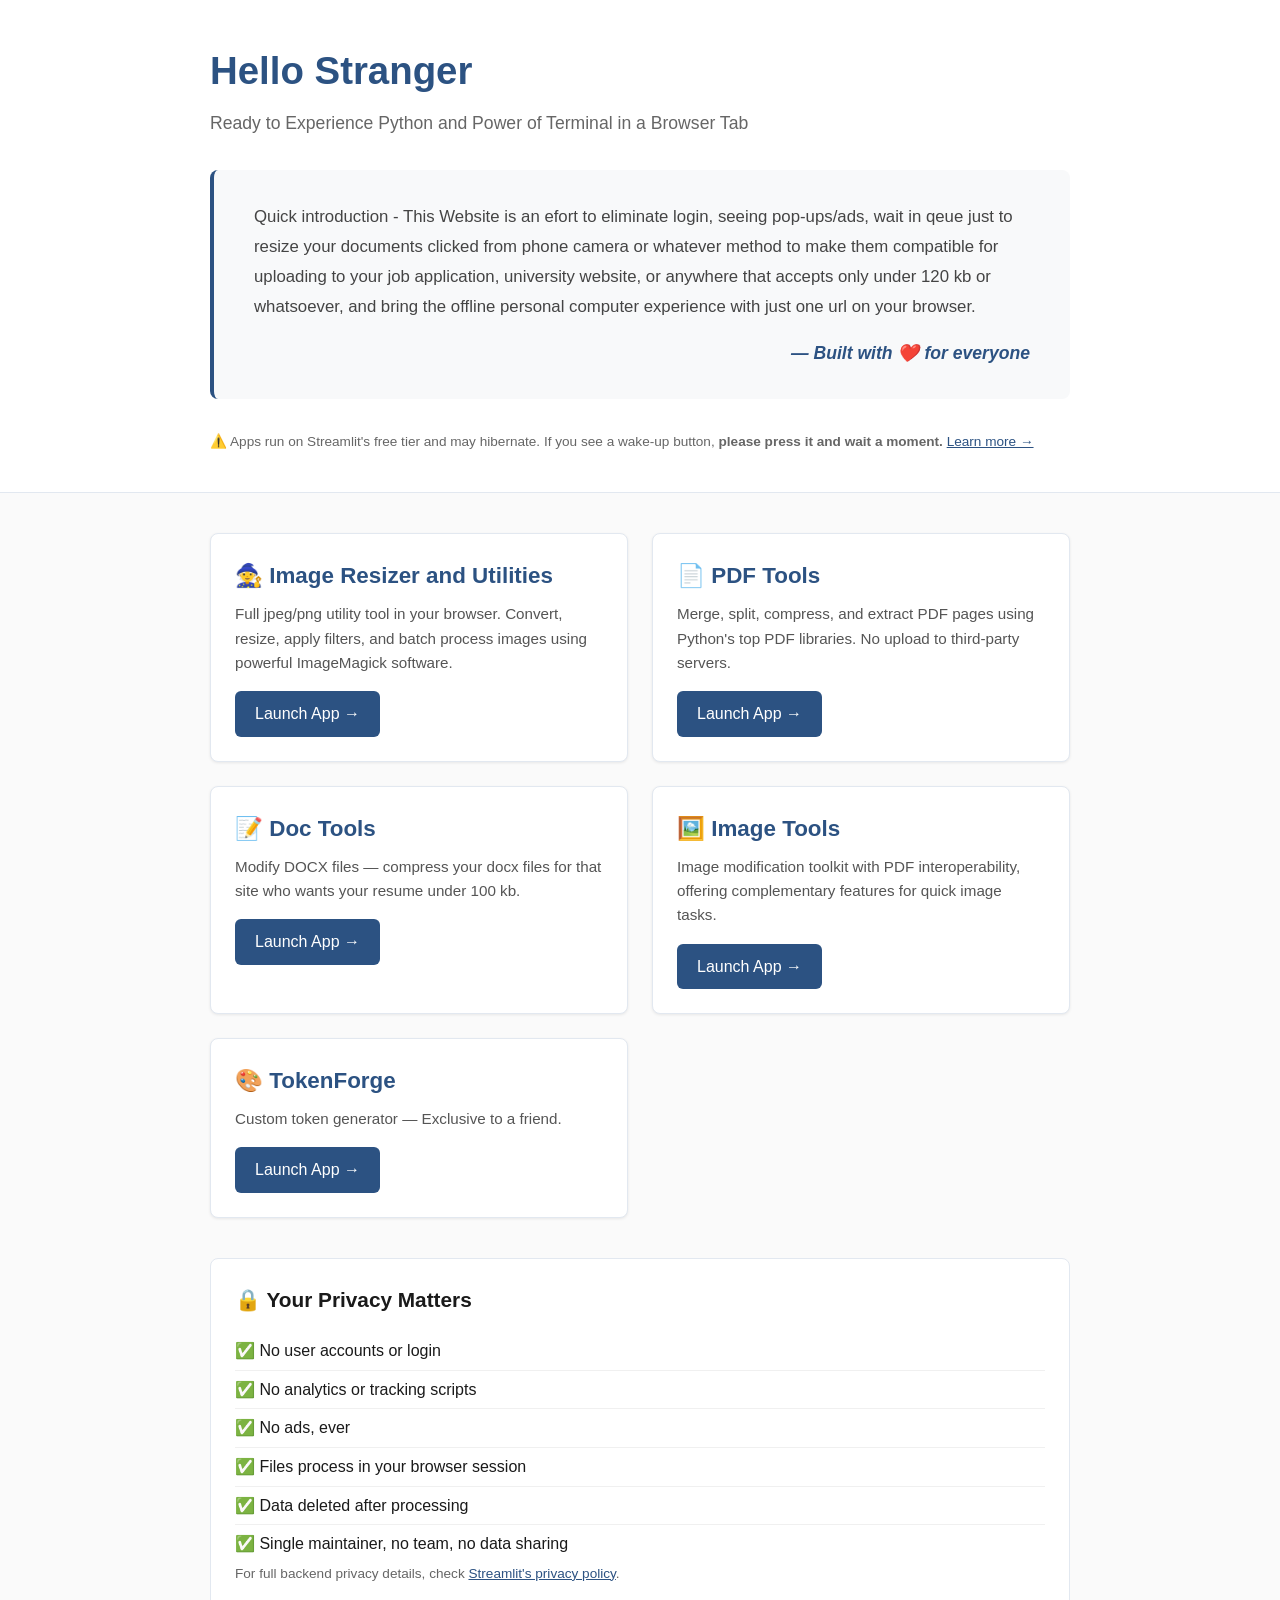
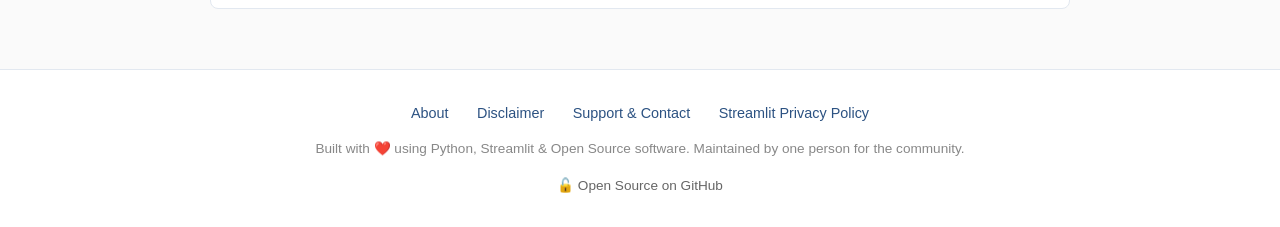
<file: index.html>
<!DOCTYPE html>
<html lang="en">
<head>
    <meta charset="UTF-8">
    <meta name="viewport" content="width=device-width, initial-scale=1.0">

    <!-- SEO Meta Tags -->
    <title>JPG & PDF toolkit — Free Forever in Your Browser | No Login, No Ads</title>
    <meta name="description" content="Free, privacy-first Image and PDF utilities in your browser for the site that wants your docs under 50 kb. No login, no ads, no tracking. Perfect for students, small business owners, and anyone needing quick document tools without uploading files to sketchy full of ad sites.">
    <meta name="keywords" content="free pdf tools, image converter,image resizer, document resizer, jpg tool, pdf tool, document tools, python utilities, imagemagick gui, privacy tools, no tracking, free online tools, student tools, small business tools">
    <meta name="author" content="Simple Tools">
    <meta name="robots" content="index, follow">
    <link rel="canonical" href="https://dipendu.me/">

    <!-- Open Graph -->
    <meta property="og:title" content="Browser-Based Command Line Utilities">
    <meta property="og:description" content="Zero telemetry, zero tracking, zero login. Just simple tools that work in your browser.">
    <meta property="og:url" content="https://dipendu.me/">
    <meta property="og:type" content="website">

    <!-- Twitter Card -->
    <meta name="twitter:card" content="summary_large_image">
    <meta name="twitter:title" content="Free Image & PDF Tool">
    <meta name="twitter:description" content="Privacy-first tools. No tracking. No ads. Just utilities that work.">

    <!-- Stylesheet -->
    <link rel="stylesheet" href="style.css">

    <!-- Structured Data -->
    <script type="application/ld+json">
    {
      "@context": "https://schema.org",
      "@type": "WebApplication",
      "name": "JPG & PDF Utilities",
      "url": "https://dipendu.me/",
      "description": "Collection of free, privacy-first Python-based utilities for document and image processing. No login, no tracking, no ads.",
      "applicationCategory": "UtilityApplication",
      "operatingSystem": "Any",
      "offers": {
        "@type": "Offer",
        "price": "0",
        "priceCurrency": "INR"
      }
    }
    </script>
</head>
<body>
    <header>
        <div class="container">
            <h1>Hello Stranger</h1>
            <p class="tagline">Ready to Experience Python and Power of Terminal in a Browser Tab</p>

            <div class="intro-box">
                <p class="intro-text">
                    Quick introduction - This Website is an efort to eliminate login, seeing pop-ups/ads, wait in qeue just to resize your documents clicked from phone camera or whatever method to make them compatible for uploading to your job application, university website, or anywhere that accepts only under 120 kb or whatsoever, and bring the offline personal computer experience with just one url on your browser.
                </p>
                <p class="intro-signature">
                    — Built with ❤️ for everyone
                </p>
            </div>
                <p class="small-note">⚠️ Apps run on Streamlit's free tier and may hibernate. If you see a wake-up button, <strong>please press it and wait a moment.</strong> <a href="about.html">Learn more →</a></p>
            </div>
        </div>
    </header>

    <main class="container">
        <section class="apps-grid">
            <article class="app-card">
                <h2>🧙 Image Resizer and Utilities</h2>
                <p class="app-desc">Full jpeg/png utility tool in your browser. Convert, resize, apply filters, and batch process images using powerful ImageMagick software.</p>
                <a href="https://magick-py.streamlit.app/" class="btn" target="_blank" rel="noopener">Launch App →</a>
            </article>

            <article class="app-card">
                <h2>📄 PDF Tools</h2>
                <p class="app-desc">Merge, split, compress, and extract PDF pages using Python's top PDF libraries. No upload to third-party servers.</p>
                <a href="https://pdf-tools-xyz.streamlit.app/" class="btn" target="_blank" rel="noopener">Launch App →</a>
            </article>

            <article class="app-card">
                <h2>📝 Doc Tools</h2>
                <p class="app-desc">Modify DOCX files — compress your docx files for that site who wants your resume under 100 kb.</p>
                <a href="https://doc-tools-x.streamlit.app/" class="btn" target="_blank" rel="noopener">Launch App →</a>
            </article>

            <article class="app-card">
                <h2>🖼️ Image Tools</h2>
                <p class="app-desc">Image modification toolkit with PDF interoperability, offering complementary features for quick image tasks.</p>
                <a href="https://image-tools-x.streamlit.app/" class="btn" target="_blank" rel="noopener">Launch App →</a>
            </article>

            <article class="app-card">
                <h2>🎨 TokenForge</h2>
                <p class="app-desc">Custom token generator — Exclusive to a friend.</p>
                <a href="https://tokenforge.streamlit.app/" class="btn" target="_blank" rel="noopener">Launch App →</a>
            </article>
        </section>

        <section class="info-box">
            <h2>🔒 Your Privacy Matters</h2>
            <ul>
                <li>✅ No user accounts or login</li>
                <li>✅ No analytics or tracking scripts</li>
                <li>✅ No ads, ever</li>
                <li>✅ Files process in your browser session</li>
                <li>✅ Data deleted after processing</li>
                <li>✅ Single maintainer, no team, no data sharing</li>
            </ul>
            <p class="small-note">For full backend privacy details, check <a href="https://streamlit.io/privacy-policy" target="_blank" rel="noopener">Streamlit's privacy policy</a>.</p>
        </section>
    </main>

    <footer>
        <div class="container">
            <nav aria-label="Footer navigation">
                <a href="about.html">About</a>
                <a href="disclaimer.html">Disclaimer</a>
                <a href="support.html">Support & Contact</a>
                <a href="https://streamlit.io/privacy-policy" target="_blank" rel="noopener">Streamlit Privacy Policy</a>
            </nav>
            <p class="footer-tagline">Built with ❤️ using Python, Streamlit & Open Source software. Maintained by one person for the community.</p>
            <p class="open-source">
                <a href="https://github.com/dipenduadhikari13-byte" target="_blank" rel="noopener">🔓 Open Source on GitHub</a>
            </p>
        </div>
    </footer>
</body>
</html>
</file>
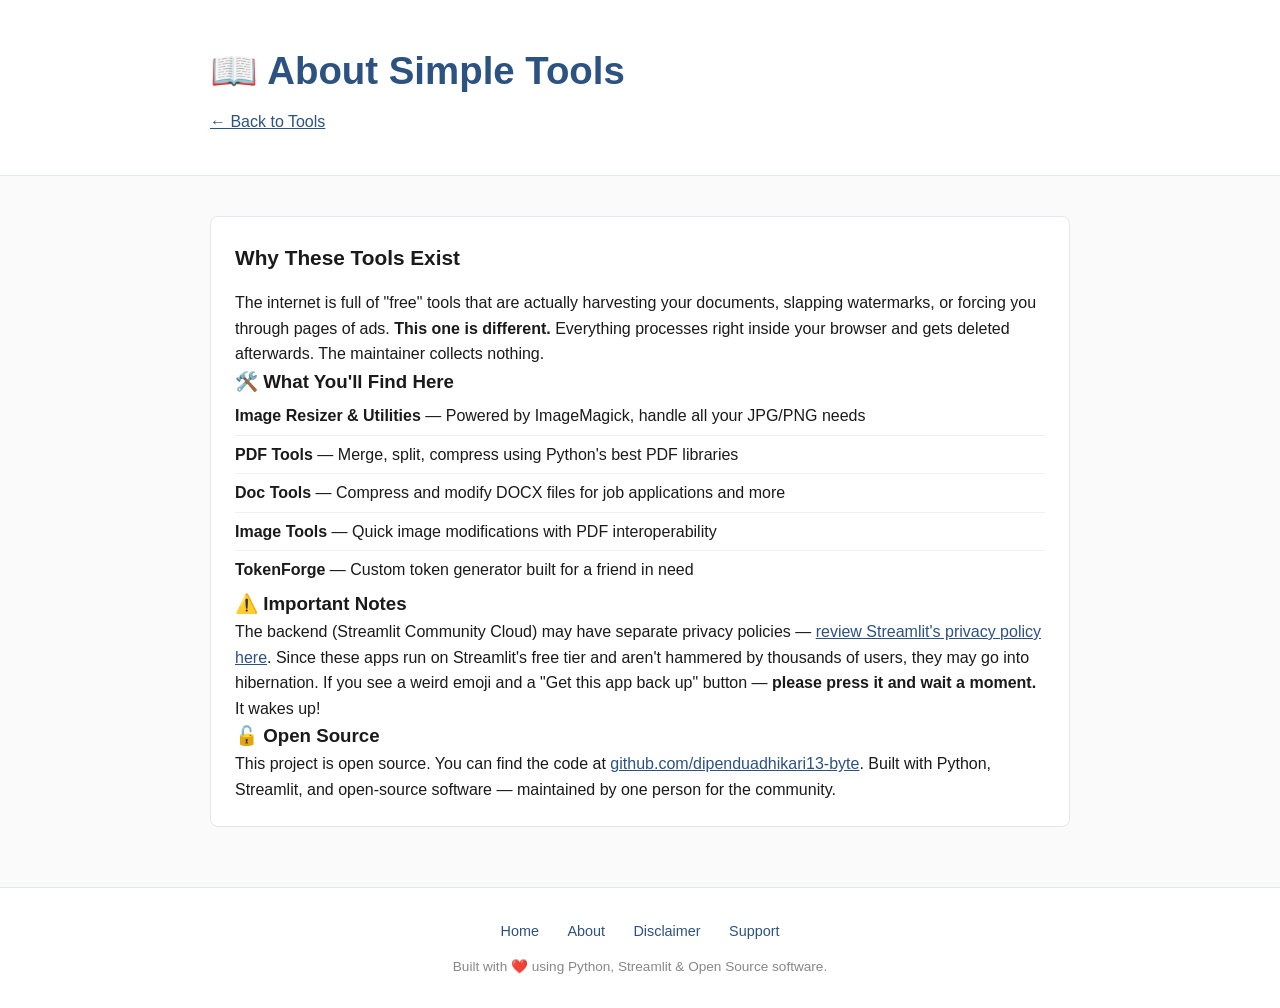
<file: about.html>
<!DOCTYPE html>
<html lang="en">
<head>
    <meta charset="UTF-8">
    <meta name="viewport" content="width=device-width, initial-scale=1.0">
    <title>About — Simple Tools</title>
    <meta name="description" content="Learn about Simple Tools — free, privacy-first Python utilities for everyone.">
    <meta name="robots" content="index, follow">
    <link rel="canonical" href="https://dipendu.me/about.html">
    <link rel="stylesheet" href="style.css">
</head>
<body>
    <header>
        <div class="container">
            <h1>📖 About Simple Tools</h1>
            <p><a href="index.html">← Back to Tools</a></p>
        </div>
    </header>

    <main class="container">
        <section class="info-box">
            <h2>Why These Tools Exist</h2>
            
            <p>The internet is full of "free" tools that are actually harvesting your documents, slapping watermarks, or forcing you through pages of ads. <strong>This one is different.</strong> Everything processes right inside your browser and gets deleted afterwards. The maintainer collects nothing.</p>
            
            <h3>🛠️ What You'll Find Here</h3>
            <ul>
                <li><strong>Image Resizer & Utilities</strong> — Powered by ImageMagick, handle all your JPG/PNG needs</li>
                <li><strong>PDF Tools</strong> — Merge, split, compress using Python's best PDF libraries</li>
                <li><strong>Doc Tools</strong> — Compress and modify DOCX files for job applications and more</li>
                <li><strong>Image Tools</strong> — Quick image modifications with PDF interoperability</li>
                <li><strong>TokenForge</strong> — Custom token generator built for a friend in need</li>
            </ul>

            <h3>⚠️ Important Notes</h3>
            <p>The backend (Streamlit Community Cloud) may have separate privacy policies — <a href="https://streamlit.io/privacy-policy" target="_blank" rel="noopener">review Streamlit's privacy policy here</a>. Since these apps run on Streamlit's free tier and aren't hammered by thousands of users, they may go into hibernation. If you see a weird emoji and a "Get this app back up" button — <strong>please press it and wait a moment.</strong> It wakes up!</p>
            
            <h3>🔓 Open Source</h3>
            <p>This project is open source. You can find the code at <a href="https://github.com/dipenduadhikari13-byte" target="_blank" rel="noopener">github.com/dipenduadhikari13-byte</a>. Built with Python, Streamlit, and open-source software — maintained by one person for the community.</p>
        </section>
    </main>

    <footer>
        <div class="container">
            <nav>
                <a href="index.html">Home</a>
                <a href="about.html">About</a>
                <a href="disclaimer.html">Disclaimer</a>
                <a href="support.html">Support</a>
            </nav>
            <p class="footer-tagline">Built with ❤️ using Python, Streamlit & Open Source software.</p>
        </div>
    </footer>
</body>
</html>
</file>
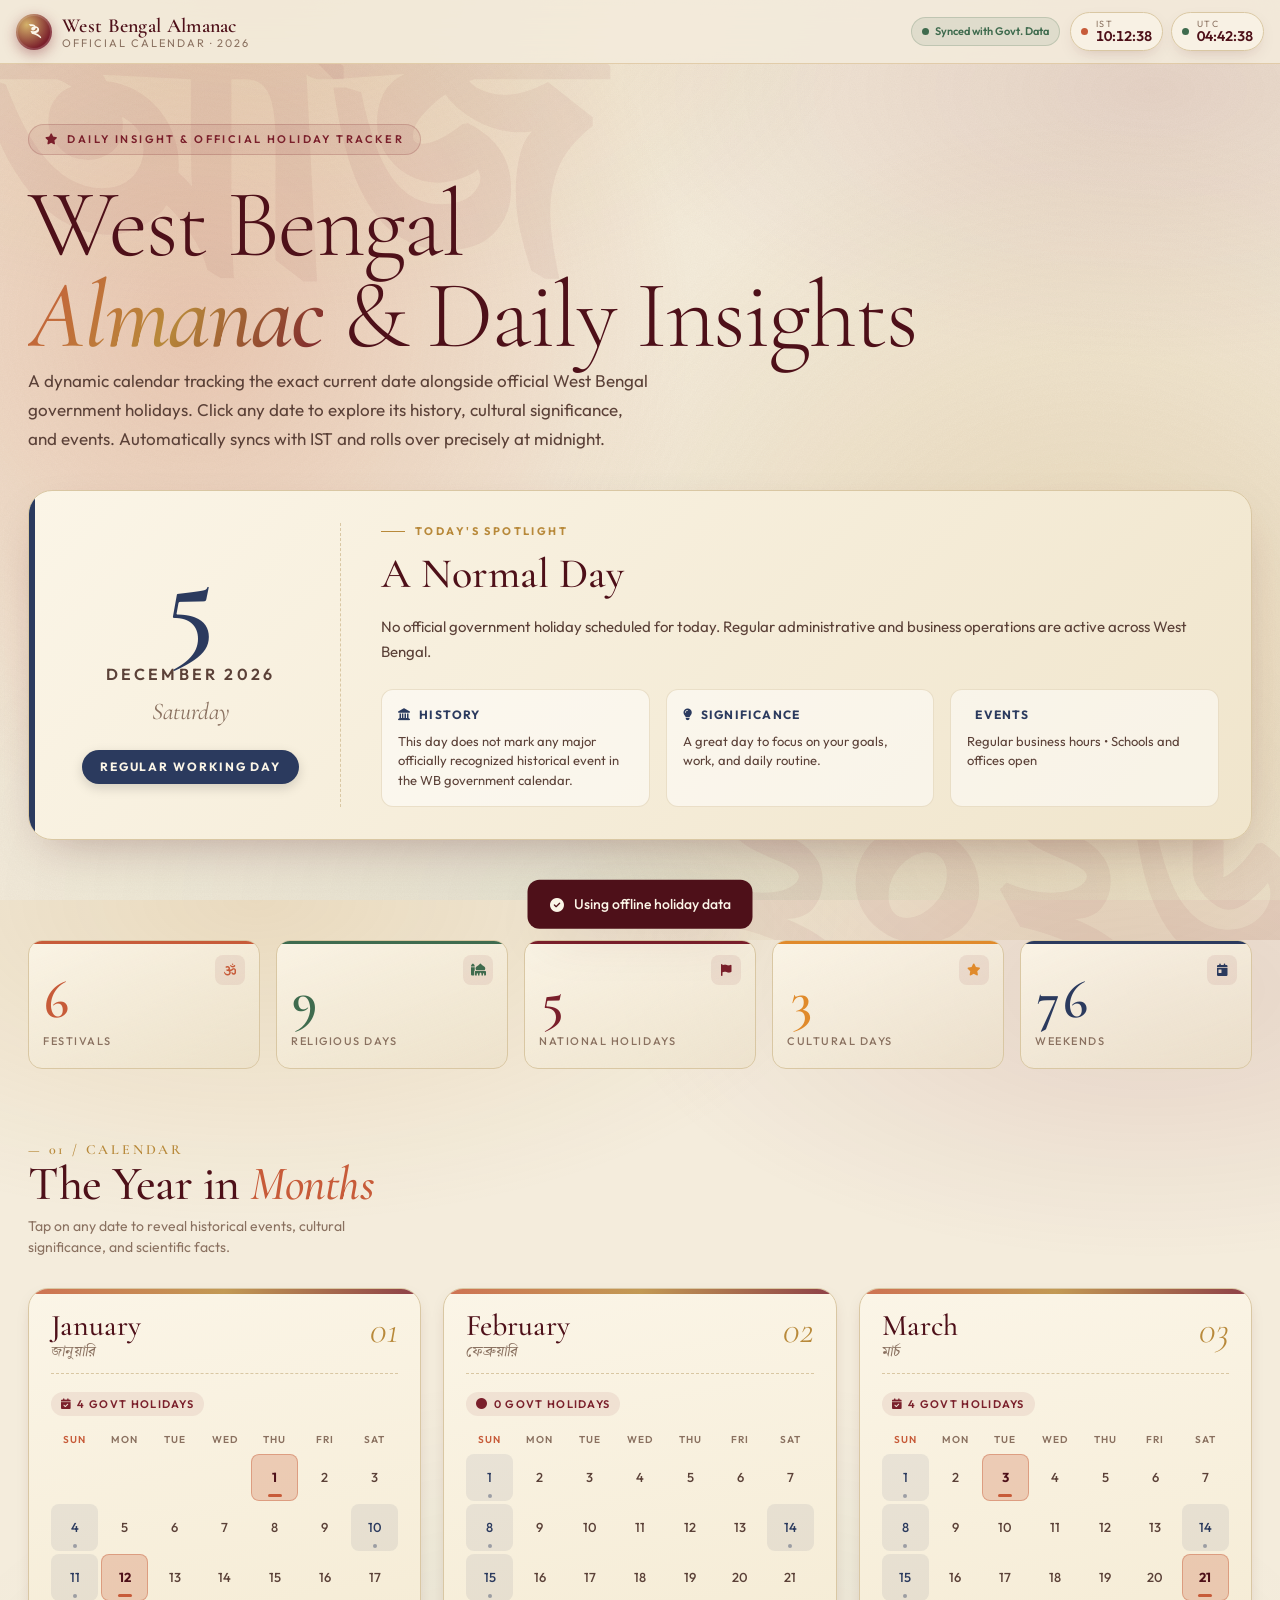
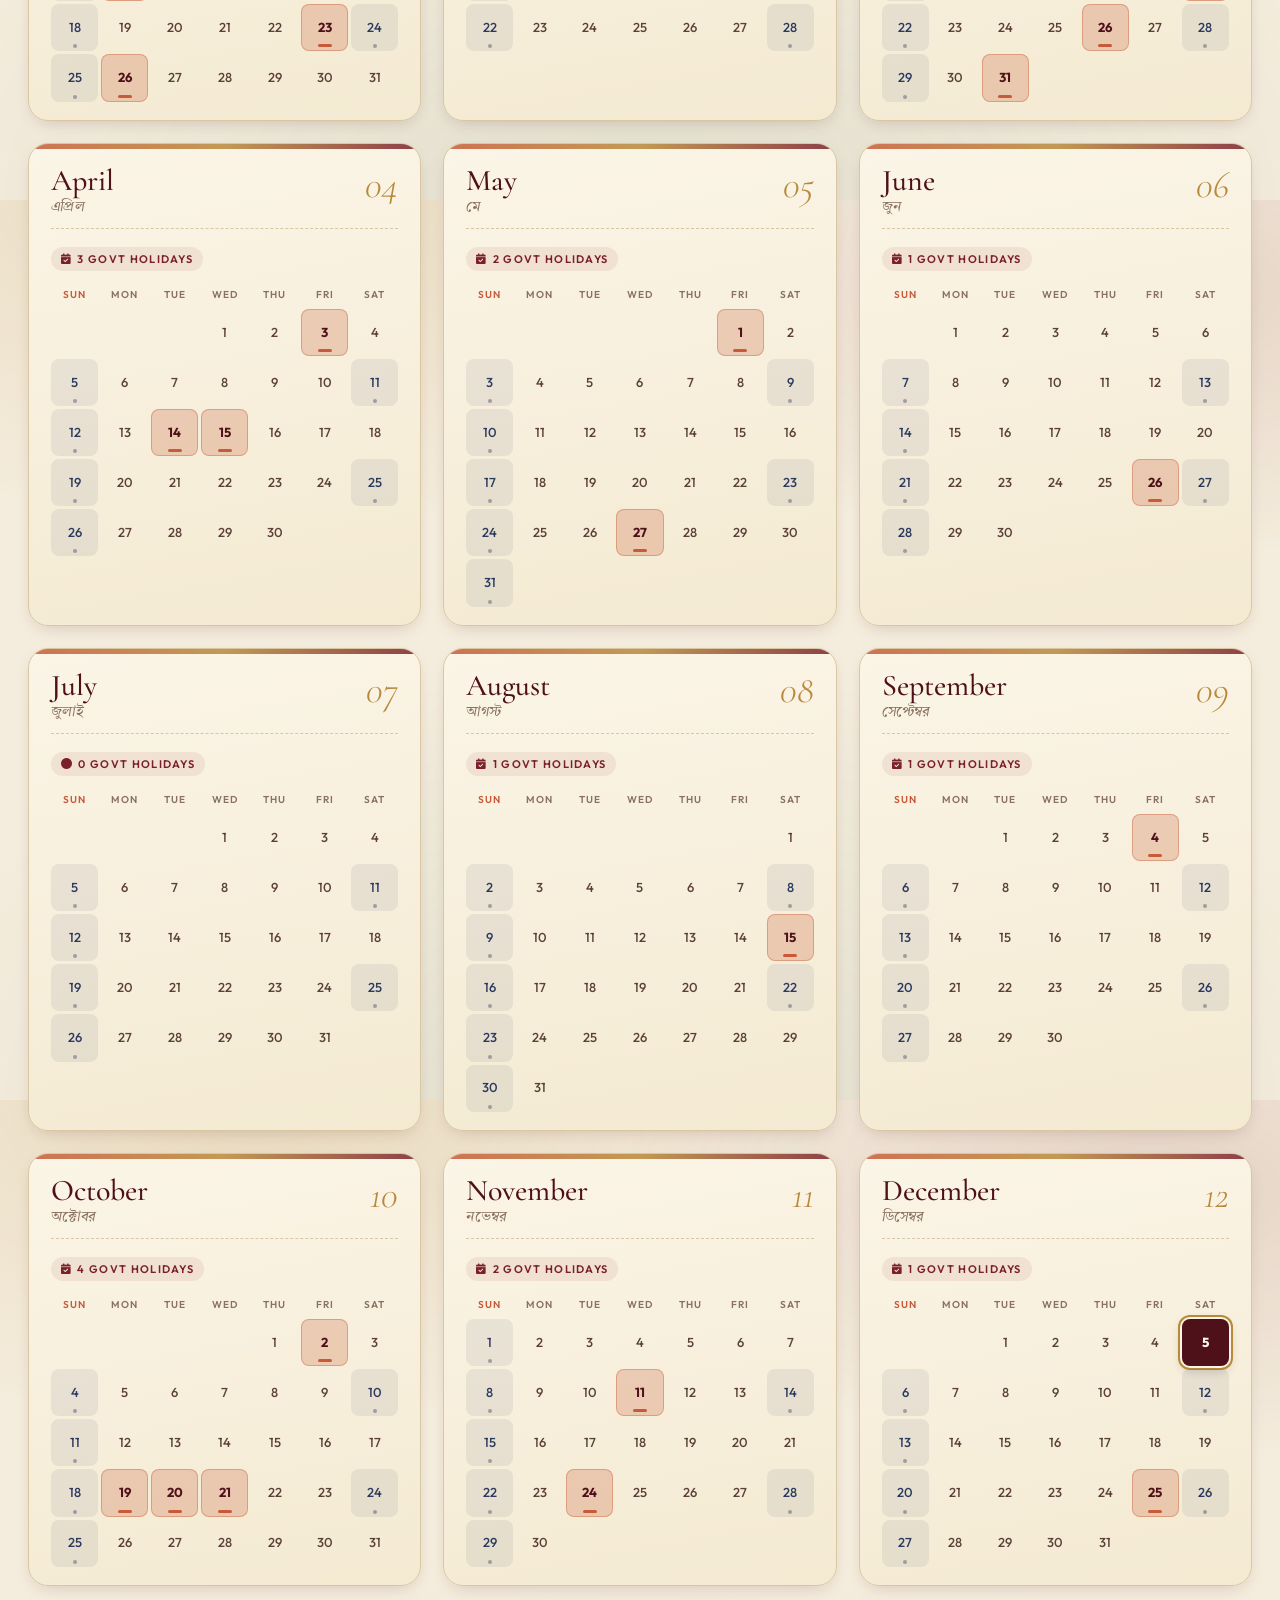
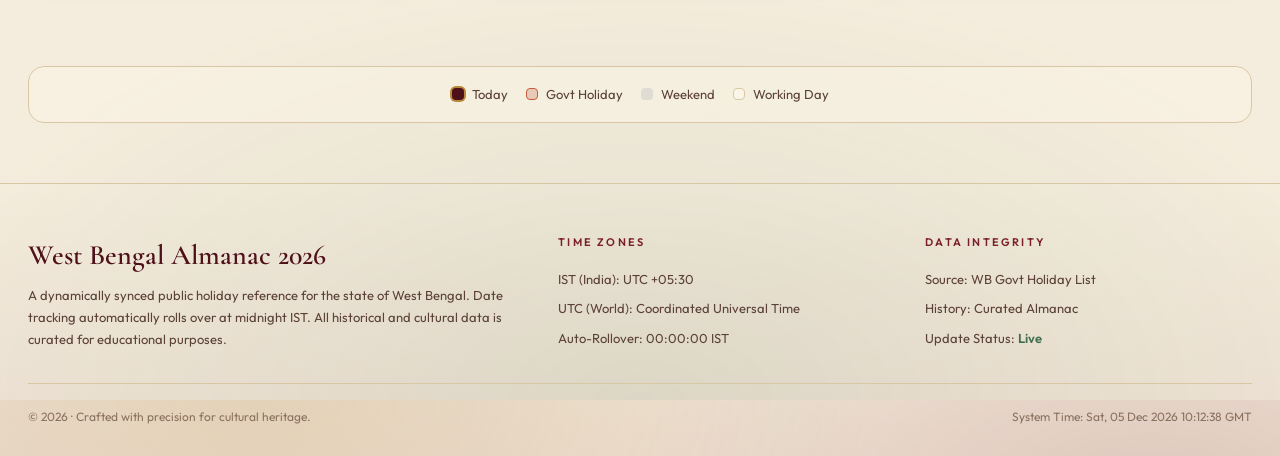
<file: cal.html>
<!DOCTYPE html>
<html lang="en">
<head>
<meta charset="UTF-8" />
<meta name="viewport" content="width=device-width, initial-scale=1.0, maximum-scale=1.0, user-scalable=no, viewport-fit=cover" />
<meta name="theme-color" content="#F4ECDC" />
<meta name="apple-mobile-web-app-capable" content="yes" />
<meta name="apple-mobile-web-app-status-bar-style" content="default" />
<title>West Bengal Almanac 2026 | Official Calendar & Daily Insights</title>
<link rel="preconnect" href="https://fonts.googleapis.com">
<link rel="preconnect" href="https://fonts.gstatic.com" crossorigin>
<link href="https://fonts.googleapis.com/css2?family=Cormorant+Garamond:wght@300;400;500;600;700&family=Outfit:wght@200;300;400;500;600;700;800&family=Tiro+Bangla:ital@0;1&display=swap" rel="stylesheet">
<link rel="stylesheet" href="https://cdnjs.cloudflare.com/ajax/libs/font-awesome/6.5.1/css/all.min.css">
<style>
  :root {
    --bg: #F4ECDC;
    --bg-2: #EBE0C8;
    --paper: #FBF5E7;
    --ink: #2A1410;
    --ink-soft: #5B4138;
    --muted: #8A7160;
    --line: #D9C7A3;
    --maroon: #7A1F2B;
    --maroon-deep: #4E1019;
    --gold: #B8893A;
    --gold-light: #D4B26A;
    --terracotta: #C75B39;
    --emerald: #3F6B4E;
    --saffron: #E08A2B;
    --indigo: #2B3A5E;
    --shadow: 0 18px 50px -20px rgba(78, 16, 25, 0.35);
    --shadow-sm: 0 6px 18px -8px rgba(78, 16, 25, 0.25);
    --safe-area-bottom: env(safe-area-inset-bottom, 20px);
  }

  * {
    box-sizing: border-box;
    margin: 0;
    padding: 0;
    -webkit-tap-highlight-color: transparent;
    -webkit-user-select: none;
    user-select: none;
  }

  html {
    scroll-behavior: smooth;
    height: -webkit-fill-available;
  }

  body {
    font-family: 'Outfit', sans-serif;
    background: var(--bg);
    color: var(--ink);
    min-height: 100vh;
    min-height: -webkit-fill-available;
    overflow-x: hidden;
    line-height: 1.5;
    background-image:
      radial-gradient(ellipse 80% 60% at 20% 0%, rgba(184, 137, 58, 0.18), transparent 60%),
      radial-gradient(ellipse 70% 50% at 90% 10%, rgba(122, 31, 43, 0.12), transparent 60%),
      radial-gradient(ellipse 100% 80% at 50% 100%, rgba(63, 107, 78, 0.10), transparent 60%);
    padding-bottom: var(--safe-area-bottom);
    -webkit-font-smoothing: antialiased;
  }

  body::before {
    content: '';
    position: fixed;
    inset: 0;
    pointer-events: none;
    z-index: 0;
    background-image: url("data:image/svg+xml;utf8,<svg xmlns='http://www.w3.org/2000/svg' width='200' height='200'><filter id='n'><feTurbulence type='fractalNoise' baseFrequency='0.85' numOctaves='2' stitchTiles='stitch'/><feColorMatrix values='0 0 0 0 0.4 0 0 0 0 0.25 0 0 0 0 0.1 0 0 0 0.12 0'/></filter><rect width='100%25' height='100%25' filter='url(%23n)'/></svg>");
    opacity: .5;
    mix-blend-mode: multiply;
  }

  .container {
    max-width: 1380px;
    margin: 0 auto;
    padding: 0 16px;
    position: relative;
    z-index: 1;
  }

  @media (min-width: 768px) {
    .container { padding: 0 28px; }
  }

  /* ===== Top Bar ===== */
  .topbar {
    position: sticky;
    top: 0;
    z-index: 50;
    backdrop-filter: blur(14px);
    -webkit-backdrop-filter: blur(14px);
    background: rgba(244, 236, 220, 0.85);
    border-bottom: 1px solid rgba(184, 137, 58, 0.3);
  }

  .topbar-inner {
    display: flex;
    align-items: center;
    justify-content: space-between;
    padding: 12px 16px;
    max-width: 1380px;
    margin: 0 auto;
    gap: 12px;
    flex-wrap: wrap;
  }

  .brand {
    display: flex;
    align-items: center;
    gap: 10px;
  }

  .brand-mark {
    width: 36px;
    height: 36px;
    border-radius: 50%;
    background: radial-gradient(circle at 30% 30%, var(--gold-light), var(--maroon) 70%);
    display: grid;
    place-items: center;
    box-shadow: 0 4px 14px rgba(122, 31, 43, 0.4), inset 0 0 0 2px rgba(255, 255, 255, 0.15);
    flex-shrink: 0;
  }

  .brand-mark::after {
    content: 'ঽ';
    font-family: 'Tiro Bangla', serif;
    color: #FBF5E7;
    font-size: 18px;
    font-weight: 600;
  }

  .brand-text {
    display: flex;
    flex-direction: column;
    line-height: 1.1;
  }

  .brand-text .b1 {
    font-family: 'Cormorant Garamond', serif;
    font-size: 16px;
    font-weight: 600;
    color: var(--maroon-deep);
    letter-spacing: .3px;
  }

  .brand-text .b2 {
    font-size: 10px;
    letter-spacing: .18em;
    text-transform: uppercase;
    color: var(--muted);
  }

  @media (min-width: 768px) {
    .brand-text .b1 { font-size: 20px; }
    .brand-text .b2 { font-size: 11px; }
  }

  .topbar-right {
    display: flex;
    align-items: center;
    gap: 10px;
    flex-wrap: wrap;
  }

  .sync-badge {
    display: none;
    align-items: center;
    gap: 6px;
    font-size: 11px;
    color: var(--emerald);
    font-weight: 600;
    padding: 5px 10px;
    border-radius: 999px;
    background: rgba(63, 107, 78, 0.1);
    border: 1px solid rgba(63, 107, 78, 0.2);
  }

  @media (min-width: 640px) {
    .sync-badge { display: flex; }
  }

  .sync-pulse {
    width: 7px;
    height: 7px;
    background: var(--emerald);
    border-radius: 50%;
    animation: sync-pulse 2s infinite;
  }

  @keyframes sync-pulse {
    0%, 100% { box-shadow: 0 0 0 0 rgba(63, 107, 78, 0.4); }
    50% { box-shadow: 0 0 0 6px rgba(63, 107, 78, 0); }
  }

  .clocks {
    display: flex;
    gap: 8px;
    align-items: center;
  }

  .clock {
    display: flex;
    align-items: center;
    gap: 8px;
    padding: 6px 10px;
    border-radius: 999px;
    background: rgba(251, 245, 231, 0.7);
    border: 1px solid var(--line);
    box-shadow: var(--shadow-sm);
    transition: all 0.2s ease;
  }

  .clock:active {
    transform: scale(0.95);
    background: rgba(251, 245, 231, 0.9);
  }

  .clock-dot {
    width: 7px;
    height: 7px;
    border-radius: 50%;
    background: var(--terracotta);
    animation: pulse 2s infinite;
    flex-shrink: 0;
  }

  .clock.utc .clock-dot {
    background: var(--emerald);
    animation-delay: .7s;
  }

  @keyframes pulse {
    0%, 100% { opacity: 1; transform: scale(1); }
    50% { opacity: .4; transform: scale(.7); }
  }

  .clock-info {
    display: flex;
    flex-direction: column;
    line-height: 1.1;
  }

  .clock-label {
    font-size: 9px;
    letter-spacing: .16em;
    text-transform: uppercase;
    color: var(--muted);
  }

  .clock-time {
    font-family: 'Outfit', sans-serif;
    font-size: 12px;
    font-weight: 600;
    color: var(--maroon-deep);
    font-variant-numeric: tabular-nums;
  }

  @media (min-width: 768px) {
    .clock-time { font-size: 14px; }
  }

  /* ===== Hero ===== */
  .hero {
    position: relative;
    padding: 40px 0 30px;
    overflow: hidden;
  }

  @media (min-width: 768px) {
    .hero { padding: 60px 0 40px; }
  }

  .hero-bg {
    position: absolute;
    inset: 0;
    pointer-events: none;
    background: radial-gradient(circle at 15% 30%, rgba(199, 91, 57, 0.25), transparent 40%),
      radial-gradient(circle at 85% 70%, rgba(184, 137, 58, 0.22), transparent 45%);
  }

  .hero-deco {
    position: absolute;
    font-family: 'Tiro Bangla', serif;
    color: rgba(122, 31, 43, 0.06);
    font-size: 200px;
    font-weight: 600;
    line-height: .8;
    user-select: none;
    pointer-events: none;
  }

  .hero-deco.left {
    top: -20px;
    left: -20px;
  }

  .hero-deco.right {
    bottom: -60px;
    right: -20px;
    font-size: 160px;
  }

  @media (min-width: 768px) {
    .hero-deco { font-size: 340px; }
    .hero-deco.right { font-size: 260px; }
  }

  .hero-content {
    position: relative;
    z-index: 2;
  }

  .hero-eyebrow {
    display: inline-flex;
    align-items: center;
    gap: 8px;
    padding: 5px 12px;
    border-radius: 999px;
    background: rgba(122, 31, 43, 0.08);
    border: 1px solid rgba(122, 31, 43, 0.2);
    font-size: 10px;
    letter-spacing: .22em;
    text-transform: uppercase;
    color: var(--maroon);
    font-weight: 600;
    margin-bottom: 16px;
  }

  @media (min-width: 768px) {
    .hero-eyebrow { padding: 6px 16px; font-size: 11px; margin-bottom: 24px; }
  }

  .hero-title {
    font-family: 'Cormorant Garamond', serif;
    font-weight: 300;
    font-size: clamp(36px, 8vw, 96px);
    line-height: 0.95;
    color: var(--maroon-deep);
    letter-spacing: -0.02em;
    margin-bottom: 6px;
  }

  .hero-title .accent {
    font-style: italic;
    font-weight: 500;
    background: linear-gradient(120deg, var(--terracotta), var(--gold), var(--maroon));
    -webkit-background-clip: text;
    background-clip: text;
    color: transparent;
  }

  .hero-year {
    font-family: 'Cormorant Garamond', serif;
    font-size: clamp(80px, 15vw, 240px);
    font-weight: 200;
    line-height: 0.85;
    letter-spacing: -0.04em;
    color: transparent;
    -webkit-text-stroke: 1.5px var(--maroon);
    margin: -15px 0 15px;
  }

  @media (min-width: 768px) {
    .hero-year { margin: -20px 0 20px; }
  }

  .hero-sub {
    max-width: 620px;
    font-size: 14px;
    color: var(--ink-soft);
    line-height: 1.7;
    margin-bottom: 24px;
  }

  @media (min-width: 768px) {
    .hero-sub { font-size: 17px; margin-bottom: 36px; }
  }

  /* ===== Daily Spotlight ===== */
  .spotlight {
    background: linear-gradient(135deg, var(--paper), #F0E5CC);
    border: 1px solid var(--line);
    border-radius: 20px;
    padding: 20px;
    margin-bottom: 40px;
    box-shadow: var(--shadow);
    position: relative;
    overflow: hidden;
    display: grid;
    grid-template-columns: 1fr;
    gap: 20px;
    transition: all 0.3s ease;
  }

  @media (min-width: 768px) {
    .spotlight {
      grid-template-columns: 280px 1fr;
      gap: 40px;
      padding: 32px;
      border-radius: 24px;
    }
  }

  @media (min-width: 1024px) {
    .spotlight { margin-bottom: 60px; }
  }

  .spotlight::before {
    content: '';
    position: absolute;
    top: 0;
    left: 0;
    width: 100%;
    height: 5px;
    background: var(--accent-color, var(--maroon));
  }

  @media (min-width: 768px) {
    .spotlight::before {
      width: 6px;
      height: 100%;
    }
  }

  .sp-left {
    display: flex;
    flex-direction: column;
    justify-content: center;
    align-items: center;
    border-right: none;
    border-bottom: 1px dashed var(--line);
    padding-bottom: 16px;
    padding-right: 0;
  }

  @media (min-width: 768px) {
    .sp-left {
      border-right: 1px dashed var(--line);
      border-bottom: none;
      padding-bottom: 0;
      padding-right: 20px;
    }
  }

  .sp-date-big {
    font-family: 'Cormorant Garamond', serif;
    font-size: 80px;
    font-weight: 600;
    line-height: 0.9;
    color: var(--accent-color, var(--maroon-deep));
  }

  @media (min-width: 768px) {
    .sp-date-big { font-size: 120px; }
  }

  .sp-month-year {
    font-family: 'Outfit', sans-serif;
    font-size: 14px;
    text-transform: uppercase;
    letter-spacing: 0.2em;
    color: var(--ink-soft);
    font-weight: 600;
    margin-top: 6px;
  }

  @media (min-width: 768px) {
    .sp-month-year { font-size: 16px; margin-top: 8px; }
  }

  .sp-day-name {
    font-family: 'Cormorant Garamond', serif;
    font-style: italic;
    font-size: 20px;
    color: var(--muted);
    margin-top: 6px;
  }

  @media (min-width: 768px) {
    .sp-day-name { font-size: 24px; margin-top: 8px; }
  }

  .sp-badge {
    margin-top: 14px;
    padding: 6px 14px;
    border-radius: 999px;
    font-size: 11px;
    font-weight: 700;
    letter-spacing: 0.16em;
    text-transform: uppercase;
    color: #FBF5E7;
    background: var(--accent-color, var(--maroon));
    box-shadow: 0 4px 12px rgba(0, 0, 0, 0.15);
  }

  @media (min-width: 768px) {
    .sp-badge { margin-top: 20px; padding: 8px 18px; font-size: 12px; }
  }

  .sp-right {
    display: flex;
    flex-direction: column;
    justify-content: center;
  }

  .sp-label {
    font-size: 10px;
    letter-spacing: 0.22em;
    text-transform: uppercase;
    color: var(--gold);
    font-weight: 700;
    margin-bottom: 8px;
    display: flex;
    align-items: center;
    gap: 8px;
  }

  @media (min-width: 768px) {
    .sp-label { font-size: 11px; margin-bottom: 12px; gap: 10px; }
  }

  .sp-label::before {
    content: '';
    width: 20px;
    height: 1px;
    background: var(--gold);
  }

  @media (min-width: 768px) {
    .sp-label::before { width: 24px; }
  }

  .sp-title {
    font-family: 'Cormorant Garamond', serif;
    font-size: 28px;
    font-weight: 500;
    line-height: 1.1;
    color: var(--maroon-deep);
    margin-bottom: 10px;
  }

  @media (min-width: 768px) {
    .sp-title { font-size: 42px; margin-bottom: 16px; }
  }

  .sp-desc {
    font-size: 13px;
    color: var(--ink-soft);
    line-height: 1.6;
    margin-bottom: 16px;
  }

  @media (min-width: 768px) {
    .sp-desc { font-size: 15px; line-height: 1.7; margin-bottom: 24px; }
  }

  .sp-insights {
    display: grid;
    grid-template-columns: 1fr;
    gap: 10px;
  }

  @media (min-width: 640px) {
    .sp-insights { grid-template-columns: repeat(3, 1fr); gap: 16px; }
  }

  .sp-insight-card {
    background: rgba(255, 255, 255, 0.5);
    border: 1px solid rgba(217, 199, 163, 0.5);
    border-radius: 10px;
    padding: 12px;
    transition: transform 0.2s ease;
  }

  .sp-insight-card:active {
    transform: scale(0.98);
  }

  @media (min-width: 768px) {
    .sp-insight-card { border-radius: 12px; padding: 16px; }
  }

  .sp-ic-head {
    display: flex;
    align-items: center;
    gap: 6px;
    font-size: 11px;
    font-weight: 700;
    color: var(--accent-color, var(--maroon));
    margin-bottom: 6px;
    text-transform: uppercase;
    letter-spacing: 0.1em;
  }

  @media (min-width: 768px) {
    .sp-ic-head { font-size: 12px; margin-bottom: 8px; gap: 8px; }
  }

  .sp-ic-body {
    font-size: 12px;
    color: var(--ink-soft);
    line-height: 1.5;
  }

  @media (min-width: 768px) {
    .sp-ic-body { font-size: 13px; }
  }

  /* ===== Stats Strip ===== */
  .stats {
    display: grid;
    grid-template-columns: repeat(2, 1fr);
    gap: 12px;
    margin: 0 0 50px;
  }

  @media (min-width: 640px) {
    .stats { grid-template-columns: repeat(3, 1fr); }
  }

  @media (min-width: 1024px) {
    .stats {
      grid-template-columns: repeat(5, 1fr);
      gap: 16px;
      margin: 0 0 70px;
    }
  }

  .stat {
    position: relative;
    padding: 18px 14px;
    border-radius: 14px;
    background: linear-gradient(160deg, rgba(251, 245, 231, 0.9), rgba(235, 224, 200, 0.6));
    border: 1px solid var(--line);
    overflow: hidden;
    transition: transform 0.35s cubic-bezier(.2, .7, .2, 1);
  }

  .stat:active {
    transform: translateY(-2px);
  }

  @media (hover: hover) {
    .stat:hover { transform: translateY(-4px); }
  }

  .stat::before {
    content: '';
    position: absolute;
    top: 0;
    left: 0;
    right: 0;
    height: 3px;
    background: var(--accent, var(--maroon));
  }

  .stat .icon {
    position: absolute;
    top: 14px;
    right: 14px;
    width: 30px;
    height: 30px;
    border-radius: 8px;
    display: grid;
    place-items: center;
    background: rgba(122, 31, 43, 0.08);
    color: var(--accent, var(--maroon));
    font-size: 12px;
  }

  .stat .num {
    font-family: 'Cormorant Garamond', serif;
    font-size: 42px;
    font-weight: 600;
    line-height: 1;
    color: var(--accent, var(--maroon-deep));
    margin: 10px 0 4px;
    font-variant-numeric: tabular-nums;
  }

  @media (min-width: 768px) {
    .stat .num { font-size: 54px; margin: 14px 0 6px; }
  }

  .stat .lbl {
    font-size: 11px;
    letter-spacing: .14em;
    text-transform: uppercase;
    color: var(--muted);
    font-weight: 500;
  }

  .stat.festival { --accent: var(--terracotta); }
  .stat.religious { --accent: var(--emerald); }
  .stat.national { --accent: var(--maroon); }
  .stat.cultural { --accent: var(--saffron); }
  .stat.weekend { --accent: var(--indigo); }

  /* ===== Section Heading ===== */
  .section-head {
    display: flex;
    align-items: flex-end;
    justify-content: space-between;
    flex-wrap: wrap;
    gap: 14px;
    margin-bottom: 24px;
  }

  @media (min-width: 768px) {
    .section-head { margin-bottom: 30px; }
  }

  .section-title {
    font-family: 'Cormorant Garamond', serif;
    font-size: clamp(28px, 5vw, 48px);
    font-weight: 500;
    color: var(--maroon-deep);
    line-height: 1;
    letter-spacing: -0.01em;
  }

  .section-title .it {
    font-style: italic;
    color: var(--terracotta);
  }

  .section-sub {
    font-size: 13px;
    color: var(--muted);
    max-width: 380px;
    margin-top: 6px;
  }

  @media (min-width: 768px) {
    .section-sub { font-size: 14px; margin-top: 8px; }
  }

  .section-num {
    font-family: 'Cormorant Garamond', serif;
    font-size: 13px;
    color: var(--gold);
    letter-spacing: .2em;
    font-weight: 600;
  }

  @media (min-width: 768px) {
    .section-num { font-size: 14px; }
  }

  /* ===== Months Grid ===== */
  .months {
    display: grid;
    grid-template-columns: 1fr;
    gap: 16px;
    margin-bottom: 60px;
  }

  @media (min-width: 640px) {
    .months { grid-template-columns: repeat(2, 1fr); }
  }

  @media (min-width: 1024px) {
    .months {
      grid-template-columns: repeat(3, 1fr);
      gap: 22px;
      margin-bottom: 80px;
    }
  }

  .month {
    position: relative;
    background: linear-gradient(170deg, var(--paper), #F4EAD2);
    border: 1px solid var(--line);
    border-radius: 16px;
    padding: 16px 14px 14px;
    box-shadow: var(--shadow-sm);
    transition: transform 0.4s cubic-bezier(.2, .7, .2, 1), box-shadow 0.4s;
    overflow: hidden;
  }

  @media (min-width: 768px) {
    .month {
      border-radius: 20px;
      padding: 22px 22px 18px;
    }
  }

  .month::before {
    content: '';
    position: absolute;
    top: 0;
    left: 0;
    right: 0;
    height: 5px;
    background: linear-gradient(90deg, var(--terracotta), var(--gold), var(--maroon));
    opacity: .85;
  }

  @media (hover: hover) {
    .month:hover {
      transform: translateY(-6px);
      box-shadow: var(--shadow);
    }
  }

  .month:active {
    transform: scale(0.98);
  }

  .month-head {
    display: flex;
    align-items: flex-start;
    justify-content: space-between;
    margin-bottom: 12px;
    padding-bottom: 10px;
    border-bottom: 1px dashed var(--line);
  }

  @media (min-width: 768px) {
    .month-head { margin-bottom: 16px; padding-bottom: 14px; }
  }

  .month-name {
    font-family: 'Cormorant Garamond', serif;
    font-size: 24px;
    font-weight: 500;
    color: var(--maroon-deep);
    line-height: 1;
  }

  @media (min-width: 768px) {
    .month-name { font-size: 30px; }
  }

  .month-name .bn {
    font-family: 'Tiro Bangla', serif;
    font-size: 12px;
    color: var(--muted);
    display: block;
    margin-top: 3px;
    font-style: italic;
    letter-spacing: .02em;
  }

  @media (min-width: 768px) {
    .month-name .bn { font-size: 14px; margin-top: 4px; }
  }

  .month-num {
    font-family: 'Cormorant Garamond', serif;
    font-style: italic;
    font-size: 30px;
    font-weight: 300;
    color: var(--gold);
    line-height: 1;
  }

  @media (min-width: 768px) {
    .month-num { font-size: 38px; }
  }

  .month-count {
    display: inline-flex;
    align-items: center;
    gap: 5px;
    font-size: 10px;
    letter-spacing: .12em;
    text-transform: uppercase;
    color: var(--maroon);
    font-weight: 600;
    background: rgba(122, 31, 43, 0.08);
    padding: 3px 8px;
    border-radius: 999px;
    margin-bottom: 10px;
  }

  @media (min-width: 768px) {
    .month-count { font-size: 11px; padding: 4px 10px; margin-bottom: 12px; }
  }

  .cal-grid {
    display: grid;
    grid-template-columns: repeat(7, 1fr);
    gap: 2px;
  }

  @media (min-width: 768px) {
    .cal-grid { gap: 3px; }
  }

  .cal-grid .dh {
    text-align: center;
    font-size: 9px;
    font-weight: 600;
    color: var(--muted);
    letter-spacing: .1em;
    text-transform: uppercase;
    padding: 3px 0;
  }

  @media (min-width: 768px) {
    .cal-grid .dh { font-size: 10px; padding: 4px 0; }
  }

  .cal-grid .dh.sun { color: var(--terracotta); }

  .cal-cell {
    aspect-ratio: 1;
    display: grid;
    place-items: center;
    font-size: 11px;
    font-weight: 500;
    color: var(--ink-soft);
    border-radius: 6px;
    position: relative;
    cursor: pointer;
    transition: all 0.2s ease;
    -webkit-tap-highlight-color: rgba(184, 137, 58, 0.2);
  }

  @media (min-width: 768px) {
    .cal-cell { font-size: 13px; border-radius: 8px; }
  }

  .cal-cell.empty {
    cursor: default;
    color: transparent;
    pointer-events: none;
  }

  .cal-cell.today {
    background: var(--maroon-deep);
    color: #FBF5E7 !important;
    font-weight: 800;
    box-shadow: 0 0 0 2px var(--paper), 0 0 0 4px var(--gold), 0 4px 12px rgba(0, 0, 0, 0.2);
    animation: today-pulse 2.5s infinite;
  }

  @keyframes today-pulse {
    0%, 100% { box-shadow: 0 0 0 2px var(--paper), 0 0 0 4px var(--gold), 0 4px 12px rgba(0, 0, 0, 0.2); }
    50% { box-shadow: 0 0 0 2px var(--paper), 0 0 0 5px var(--gold-light), 0 6px 16px rgba(0, 0, 0, 0.3); }
  }

  .cal-cell.holiday-govt {
    background: rgba(199, 91, 57, 0.25);
    color: var(--maroon-deep);
    font-weight: 700;
    border: 1px solid rgba(199, 91, 57, 0.4);
  }

  .cal-cell.holiday-govt::after {
    content: '';
    position: absolute;
    bottom: 2px;
    left: 50%;
    transform: translateX(-50%);
    width: 10px;
    height: 2px;
    border-radius: 2px;
    background: var(--terracotta);
  }

  @media (min-width: 768px) {
    .cal-cell.holiday-govt::after { bottom: 3px; width: 14px; height: 3px; }
  }

  .cal-cell.holiday-weekend {
    background: rgba(43, 58, 94, 0.08);
    color: var(--indigo);
    font-weight: 500;
  }

  .cal-cell.holiday-weekend::after {
    content: '';
    position: absolute;
    bottom: 2px;
    left: 50%;
    transform: translateX(-50%);
    width: 3px;
    height: 3px;
    border-radius: 50%;
    background: var(--indigo);
    opacity: 0.4;
  }

  @media (min-width: 768px) {
    .cal-cell.holiday-weekend::after { bottom: 3px; width: 4px; height: 4px; }
  }

  .cal-cell:not(.empty):active {
    transform: scale(1.1);
    z-index: 5;
    background: rgba(184, 137, 58, 0.2);
  }

  @media (hover: hover) {
    .cal-cell:not(.empty):hover {
      transform: scale(1.1);
      z-index: 5;
      background: rgba(184, 137, 58, 0.2);
    }
  }

  /* ===== Legend ===== */
  .legend {
    display: flex;
    flex-wrap: wrap;
    gap: 10px;
    justify-content: center;
    padding: 14px;
    border-radius: 12px;
    background: rgba(251, 245, 231, 0.5);
    border: 1px solid var(--line);
    margin-bottom: 50px;
  }

  @media (min-width: 768px) {
    .legend {
      gap: 18px;
      padding: 18px;
      border-radius: 16px;
      margin-bottom: 60px;
    }
  }

  .leg {
    display: flex;
    align-items: center;
    gap: 6px;
    font-size: 11px;
    color: var(--ink-soft);
  }

  @media (min-width: 768px) {
    .leg { font-size: 13px; gap: 8px; }
  }

  .leg-dot {
    width: 12px;
    height: 12px;
    border-radius: 4px;
    flex-shrink: 0;
  }

  /* ===== Modal ===== */
  .modal-overlay {
    position: fixed;
    inset: 0;
    background: rgba(42, 20, 16, 0.6);
    backdrop-filter: blur(8px);
    -webkit-backdrop-filter: blur(8px);
    z-index: 100;
    display: none;
    align-items: center;
    justify-content: center;
    padding: 16px;
    opacity: 0;
    transition: opacity 0.3s ease;
  }

  .modal-overlay.active {
    display: flex;
    opacity: 1;
  }

  .modal-card {
    background: var(--paper);
    border-radius: 20px;
    max-width: 680px;
    width: 100%;
    max-height: 85vh;
    overflow-y: auto;
    position: relative;
    box-shadow: 0 30px 80px rgba(0, 0, 0, 0.3);
    border: 1px solid var(--line);
    transform: scale(0.95);
    transition: transform 0.3s cubic-bezier(.2, .7, .2, 1);
    -webkit-overflow-scrolling: touch;
  }

  .modal-overlay.active .modal-card {
    transform: scale(1);
  }

  .modal-head {
    padding: 22px 24px 16px;
    border-bottom: 1px solid var(--line);
    background: linear-gradient(180deg, rgba(122, 31, 43, 0.05), transparent);
    position: relative;
  }

  @media (min-width: 768px) {
    .modal-head { padding: 28px 32px 20px; }
  }

  .modal-close {
    position: absolute;
    top: 16px;
    right: 16px;
    width: 32px;
    height: 32px;
    border-radius: 50%;
    background: rgba(122, 31, 43, 0.1);
    border: none;
    cursor: pointer;
    display: grid;
    place-items: center;
    color: var(--maroon);
    font-size: 14px;
    transition: background 0.2s;
    -webkit-tap-highlight-color: transparent;
  }

  .modal-close:active {
    background: rgba(122, 31, 43, 0.2);
  }

  @media (min-width: 768px) {
    .modal-close {
      top: 20px;
      right: 20px;
      width: 36px;
      height: 36px;
      font-size: 16px;
    }
  }

  .modal-date {
    font-family: 'Cormorant Garamond', serif;
    font-size: 12px;
    color: var(--gold);
    letter-spacing: 0.1em;
    font-weight: 600;
    text-transform: uppercase;
  }

  @media (min-width: 768px) {
    .modal-date { font-size: 14px; }
  }

  .modal-title {
    font-family: 'Cormorant Garamond', serif;
    font-size: 28px;
    font-weight: 500;
    color: var(--maroon-deep);
    line-height: 1.1;
    margin-top: 4px;
  }

  @media (min-width: 768px) {
    .modal-title { font-size: 36px; margin-top: 6px; }
  }

  .modal-badge {
    display: inline-block;
    margin-top: 10px;
    padding: 5px 12px;
    border-radius: 999px;
    font-size: 10px;
    font-weight: 700;
    letter-spacing: 0.14em;
    text-transform: uppercase;
    color: #FBF5E7;
    background: var(--maroon);
  }

  @media (min-width: 768px) {
    .modal-badge { margin-top: 12px; padding: 6px 14px; font-size: 11px; }
  }

  .modal-body {
    padding: 22px 24px 28px;
  }

  @media (min-width: 768px) {
    .modal-body { padding: 28px 32px 36px; }
  }

  .modal-section {
    margin-bottom: 20px;
  }

  .modal-section:last-child {
    margin-bottom: 0;
  }

  @media (min-width: 768px) {
    .modal-section { margin-bottom: 24px; }
  }

  .ms-title {
    display: flex;
    align-items: center;
    gap: 8px;
    font-size: 11px;
    text-transform: uppercase;
    letter-spacing: 0.16em;
    color: var(--terracotta);
    font-weight: 700;
    margin-bottom: 6px;
  }

  @media (min-width: 768px) {
    .ms-title { font-size: 12px; margin-bottom: 8px; gap: 10px; }
  }

  .ms-text {
    font-size: 13px;
    color: var(--ink-soft);
    line-height: 1.6;
  }

  @media (min-width: 768px) {
    .ms-text { font-size: 14px; line-height: 1.7; }
  }

  .ms-list {
    padding-left: 18px;
    font-size: 13px;
    color: var(--ink-soft);
    line-height: 1.6;
  }

  @media (min-width: 768px) {
    .ms-list { padding-left: 20px; font-size: 14px; line-height: 1.7; }
  }

  .ms-list li {
    margin-bottom: 3px;
  }

  @media (min-width: 768px) {
    .ms-list li { margin-bottom: 4px; }
  }

  /* ===== Footer ===== */
  footer {
    background: linear-gradient(180deg, transparent, rgba(122, 31, 43, 0.06));
    border-top: 1px solid var(--line);
    padding: 40px 0 30px;
    margin-top: 30px;
  }

  @media (min-width: 768px) {
    footer { padding: 50px 0 30px; margin-top: 40px; }
  }

  .footer-inner {
    display: grid;
    grid-template-columns: 1fr;
    gap: 28px;
    margin-bottom: 24px;
  }

  @media (min-width: 640px) {
    .footer-inner { grid-template-columns: 1.5fr 1fr 1fr; gap: 40px; margin-bottom: 30px; }
  }

  .footer-brand .fb-name {
    font-family: 'Cormorant Garamond', serif;
    font-size: 24px;
    font-weight: 600;
    color: var(--maroon-deep);
    margin-bottom: 6px;
  }

  @media (min-width: 768px) {
    .footer-brand .fb-name { font-size: 28px; margin-bottom: 8px; }
  }

  .footer-brand p {
    font-size: 12px;
    color: var(--ink-soft);
    line-height: 1.6;
  }

  @media (min-width: 768px) {
    .footer-brand p { font-size: 13px; line-height: 1.7; }
  }

  .footer-col h4 {
    font-size: 10px;
    letter-spacing: .2em;
    text-transform: uppercase;
    color: var(--maroon);
    font-weight: 600;
    margin-bottom: 10px;
  }

  @media (min-width: 768px) {
    .footer-col h4 { font-size: 11px; margin-bottom: 14px; }
  }

  .footer-col ul {
    list-style: none;
  }

  .footer-col li {
    font-size: 12px;
    color: var(--ink-soft);
    padding: 4px 0;
  }

  @media (min-width: 768px) {
    .footer-col li { font-size: 13px; padding: 5px 0; }
  }

  .footer-bottom {
    display: flex;
    justify-content: space-between;
    flex-wrap: wrap;
    gap: 10px;
    padding-top: 18px;
    border-top: 1px solid var(--line);
    font-size: 11px;
    color: var(--muted);
  }

  @media (min-width: 768px) {
    .footer-bottom { padding-top: 24px; font-size: 12px; }
  }

  /* ===== Toast ===== */
  .toast {
    position: fixed;
    bottom: 20px;
    left: 50%;
    transform: translateX(-50%) translateY(120%);
    background: var(--maroon-deep);
    color: #FBF5E7;
    padding: 12px 18px;
    border-radius: 10px;
    font-size: 13px;
    font-weight: 500;
    box-shadow: var(--shadow);
    z-index: 200;
    transition: transform 0.4s cubic-bezier(.2, .7, .2, 1);
    display: flex;
    align-items: center;
    gap: 8px;
    max-width: 90vw;
  }

  @media (min-width: 768px) {
    .toast {
      bottom: 30px;
      padding: 14px 22px;
      border-radius: 12px;
      font-size: 14px;
      gap: 10px;
    }
  }

  .toast.show {
    transform: translateX(-50%) translateY(0);
  }

  /* ===== Loading & Error States ===== */
  .loading-spinner {
    width: 40px;
    height: 40px;
    border: 3px solid var(--line);
    border-top-color: var(--maroon);
    border-radius: 50%;
    animation: spin 0.8s linear infinite;
    margin: 40px auto;
  }

  @keyframes spin {
    to { transform: rotate(360deg); }
  }

  .error-state {
    text-align: center;
    padding: 30px;
    color: var(--terracotta);
    font-size: 14px;
  }

  .error-state i {
    font-size: 32px;
    margin-bottom: 10px;
    display: block;
  }
</style>
</head>
<body>

<!-- ===== TOP BAR ===== -->
<div class="topbar">
  <div class="topbar-inner">
    <div class="brand">
      <div class="brand-mark"></div>
      <div class="brand-text">
        <span class="b1">West Bengal Almanac</span>
        <span class="b2">Official Calendar · 2026</span>
      </div>
    </div>
    <div class="topbar-right">
      <div class="sync-badge">
        <span class="sync-pulse"></span>
        <span>Synced with Govt. Data</span>
      </div>
      <div class="clocks">
        <div class="clock ist">
          <span class="clock-dot"></span>
          <div class="clock-info">
            <span class="clock-label">IST</span>
            <span class="clock-time" id="istTime">--:--:--</span>
          </div>
        </div>
        <div class="clock utc">
          <span class="clock-dot"></span>
          <div class="clock-info">
            <span class="clock-label">UTC</span>
            <span class="clock-time" id="utcTime">--:--:--</span>
          </div>
        </div>
      </div>
    </div>
  </div>
</div>

<!-- ===== HERO & TODAY SPOTLIGHT ===== -->
<section class="hero">
  <div class="hero-bg"></div>
  <span class="hero-deco left">আজ</span>
  <span class="hero-deco right">২০২৬</span>
  <div class="container">
    <div class="hero-content">
      <div class="hero-eyebrow"><i class="fas fa-star"></i><span>Daily Insight & Official Holiday Tracker</span></div>
      <h1 class="hero-title">West Bengal<br><span class="accent">Almanac</span> & Daily Insights</h1>
      <p class="hero-sub">A dynamic calendar tracking the exact current date alongside official West Bengal government holidays. Click any date to explore its history, cultural significance, and events. Automatically syncs with IST and rolls over precisely at midnight.</p>
    </div>
    
    <div class="spotlight" id="spotlight">
      <div class="loading-spinner"></div>
    </div>
  </div>
</section>

<!-- ===== STATS ===== -->
<div class="container">
  <div class="stats">
    <div class="stat festival"><div class="icon"><i class="fas fa-om"></i></div><div class="num" id="statFestival">0</div><div class="lbl">Festivals</div></div>
    <div class="stat religious"><div class="icon"><i class="fas fa-mosque"></i></div><div class="num" id="statReligious">0</div><div class="lbl">Religious Days</div></div>
    <div class="stat national"><div class="icon"><i class="fas fa-flag"></i></div><div class="num" id="statNational">0</div><div class="lbl">National Holidays</div></div>
    <div class="stat cultural"><div class="icon"><i class="fas fa-star"></i></div><div class="num" id="statCultural">0</div><div class="lbl">Cultural Days</div></div>
    <div class="stat weekend"><div class="icon"><i class="fas fa-calendar-day"></i></div><div class="num" id="statWeekend">0</div><div class="lbl">Weekends</div></div>
  </div>

  <!-- ===== MONTHS ===== -->
  <div class="section-head">
    <div>
      <div class="section-num">— 01 / CALENDAR</div>
      <h2 class="section-title">The Year in <span class="it">Months</span></h2>
      <p class="section-sub">Tap on any date to reveal historical events, cultural significance, and scientific facts.</p>
    </div>
  </div>

  <div class="months" id="monthsGrid"></div>

  <!-- ===== LEGEND ===== -->
  <div class="legend">
    <div class="leg"><span class="leg-dot" style="background:var(--maroon-deep);box-shadow:0 0 0 2px var(--gold);"></span>Today</div>
    <div class="leg"><span class="leg-dot" style="background:rgba(199,91,57,0.25);border:1px solid var(--terracotta);"></span>Govt Holiday</div>
    <div class="leg"><span class="leg-dot" style="background:rgba(43,58,94,0.1);"></span>Weekend</div>
    <div class="leg"><span class="leg-dot" style="background:var(--paper);border:1px solid var(--line);"></span>Working Day</div>
  </div>
</div>

<!-- ===== MODAL ===== -->
<div class="modal-overlay" id="dayModal">
  <div class="modal-card">
    <div class="modal-head">
      <button class="modal-close" onclick="closeModal()" aria-label="Close"><i class="fas fa-times"></i></button>
      <div class="modal-date" id="modalDate">DATE</div>
      <h3 class="modal-title" id="modalTitle">Title</h3>
      <div class="modal-badge" id="modalBadge">Holiday</div>
    </div>
    <div class="modal-body" id="modalBody"></div>
  </div>
</div>

<!-- ===== FOOTER ===== -->
<footer>
  <div class="container">
    <div class="footer-inner">
      <div class="footer-brand">
        <div class="fb-name">West Bengal Almanac 2026</div>
        <p>A dynamically synced public holiday reference for the state of West Bengal. Date tracking automatically rolls over at midnight IST. All historical and cultural data is curated for educational purposes.</p>
      </div>
      <div class="footer-col">
        <h4>Time Zones</h4>
        <ul>
          <li>IST (India): UTC +05:30</li>
          <li>UTC (World): Coordinated Universal Time</li>
          <li>Auto-Rollover: 00:00:00 IST</li>
        </ul>
      </div>
      <div class="footer-col">
        <h4>Data Integrity</h4>
        <ul>
          <li>Source: WB Govt Holiday List</li>
          <li>History: Curated Almanac</li>
          <li>Update Status: <span style="color:var(--emerald);font-weight:600">Live</span></li>
        </ul>
      </div>
    </div>
    <div class="footer-bottom">
      <span>© 2026 · Crafted with precision for cultural heritage.</span>
      <span>System Time: <span id="footerDate">--</span></span>
    </div>
  </div>
</footer>

<div class="toast" id="toast"><i class="fas fa-check-circle"></i><span id="toastMsg">Done</span></div>

<script>
/* ============ DATA FETCHING & CACHING ============ */
const CACHE_KEY = 'wb_almanac_2026_data';
const CACHE_EXPIRY = 24 * 60 * 60 * 1000; // 24 hours

async function fetchHolidayData() {
  // Check localStorage cache first
  const cached = localStorage.getItem(CACHE_KEY);
  if (cached) {
    try {
      const { data, timestamp } = JSON.parse(cached);
      if (Date.now() - timestamp < CACHE_EXPIRY) {
        return data;
      }
    } catch (e) {
      // Invalid cache, continue to fetch
    }
  }

  // Simulated API fetch with fallback to embedded data
  try {
    // In production, replace with actual API endpoint
    // const response = await fetch('/api/west-bengal-holidays-2026');
    // const data = await response.json();
    // return data.holidays;
    
    // For now, use embedded data as fallback
    console.log('Using embedded holiday data');
    return null;
  } catch (error) {
    console.warn('Failed to fetch holiday data, using fallback:', error);
    return null;
  }
}

function cacheHolidayData(data) {
  try {
    localStorage.setItem(CACHE_KEY, JSON.stringify({
      data,
      timestamp: Date.now()
    }));
  } catch (e) {
    console.warn('Failed to cache holiday data:', e);
  }
}

/* ============ HOLIDAY & INSIGHT DATA ============ */
const holidaysData = [
  {date:'2026-01-01', name:"New Year's Day", type:'national', isGovt:true, history:"The Gregorian calendar, introduced by Pope Gregory XIII in 1582, standardized January 1 as the start of the year. Adopted globally over centuries.", significance:"Symbolizes fresh beginnings, resolutions, and global unity in timekeeping.", events:["New Year parades", "Family gatherings", "Cultural programs across Bengal"]},
  {date:'2026-01-04', name:'Sunday', type:'weekend', isGovt:false, history:"The concept of Sunday as a day of rest dates back to Roman Emperor Constantine in 321 AD.", significance:"Universal day of rest for physical and mental well-being.", events:["Regular weekend observance"]},
  {date:'2026-01-10', name:'Second Saturday', type:'weekend', isGovt:false, history:"The 5-day work week established Saturdays as standard off-days in India post-independence.", significance:"Standard banking and administrative holiday.", events:["Administrative holiday"]},
  {date:'2026-01-11', name:'Sunday', type:'weekend', isGovt:false},
  {date:'2026-01-12', name:'Birthday of Swami Vivekananda', type:'cultural', isGovt:true, history:"Born Narendranath Datta in 1863, he introduced Indian philosophies of Vedanta and Yoga to the Western world at the 1893 Parliament of Religions in Chicago.", significance:"Observed as National Youth Day since 1985, honoring his teachings on youth empowerment and spiritual awakening.", events:["Youth conventions", "Processions", "Discourses on Vedanta"]},
  {date:'2026-01-18', name:'Sunday', type:'weekend', isGovt:false},
  {date:'2026-01-23', name:'Birthday of Netaji & Saraswati Puja', type:'cultural', isGovt:true, history:"Subhas Chandra Bose (Netaji) was born in 1897 in Cuttack. A key figure in India's independence movement, he led the Indian National Army. This day coincides with Vasant Panchami.", significance:"A dual observance: paying tribute to a national hero and invoking the goddess of knowledge, music, and art.", events:["Saraswati Puja in schools and homes", "Tributes to Netaji", "Cultural programs by children"]},
  {date:'2026-01-24', name:'Fourth Saturday', type:'weekend', isGovt:false},
  {date:'2026-01-25', name:'Sunday', type:'weekend', isGovt:false},
  {date:'2026-01-26', name:'Republic Day', type:'national', isGovt:true, history:"The Constitution of India came into effect on January 26, 1950, replacing the Government of India Act (1935). Drafted by Dr. B.R. Ambedkar.", significance:"Commemorates India's transition to a sovereign democratic republic. The main parade is held at Rajpath, New Delhi.", events:["Flag hoisting", "Republic Day parade", "School cultural events"]},
  {date:'2026-02-01', name:'Sunday', type:'weekend', isGovt:false},
  {date:'2026-02-08', name:'Sunday', type:'weekend', isGovt:false},
  {date:'2026-02-14', name:'Second Saturday', type:'weekend', isGovt:false},
  {date:'2026-02-15', name:'Sunday', type:'weekend', isGovt:false},
  {date:'2026-02-22', name:'Sunday', type:'weekend', isGovt:false},
  {date:'2026-02-28', name:'Fourth Saturday', type:'weekend', isGovt:false},
  {date:'2026-03-01', name:'Sunday', type:'weekend', isGovt:false},
  {date:'2026-03-03', name:'Doljatra (Holi)', type:'festival', isGovt:true, history:"Also known as Holi, Doljatra celebrates the divine love of Radha and Krishna. In Bengal, it specifically refers to the swing festival of Krishna.", significance:"Marks the arrival of spring. Symbolizes the victory of good over evil and the play of colors breaking social barriers.", events:["Playing with colors (Abir)", "Musical processions", "Traditional sweets distribution"]},
  {date:'2026-03-08', name:'Sunday', type:'weekend', isGovt:false},
  {date:'2026-03-14', name:'Second Saturday', type:'weekend', isGovt:false},
  {date:'2026-03-15', name:'Sunday', type:'weekend', isGovt:false},
  {date:'2026-03-21', name:'Eid Ul Fitr', type:'religious', isGovt:true, history:"Marks the end of Ramadan, the Islamic holy month of fasting. It was originated by the Islamic prophet Muhammad in 624 CE.", significance:"A day of gratitude, charity, and community bonding. Special prayers are offered in mosques and Idgahs.", events:["Special Namaz", "Feasting on sheer khurma", "Zakat (charity) distribution"]},
  {date:'2026-03-22', name:'Sunday', type:'weekend', isGovt:false},
  {date:'2026-03-26', name:'Ram Navami', type:'religious', isGovt:true, history:"Celebrates the birth of Lord Rama, the seventh avatar of Vishnu, born in Ayodhya in the Treta Yuga.", significance:"Symbolizes the triumph of dharma (righteousness) over adharma. Devotees observe fasts and sing bhajans.", events:["Rath Yatras", "Ramayana recitations", "Temple decorations"]},
  {date:'2026-03-28', name:'Fourth Saturday', type:'weekend', isGovt:false},
  {date:'2026-03-29', name:'Sunday', type:'weekend', isGovt:false},
  {date:'2026-03-31', name:'Mahavir Jayanti', type:'religious', isGovt:true, history:"Celebrates the birth of Mahavira, the 24th and last Tirthankara of Jainism, born in 599 BCE in Kundagrama (modern Bihar).", significance:"A day of peace, harmony, and non-violence (Ahimsa). Jains visit temples and participate in charitable acts.", events:["Processions with Mahavira's idol", "Donations to the poor", "Lectures on Jain principles"]},
  {date:'2026-04-03', name:'Good Friday', type:'religious', isGovt:true, history:"Commemorates the crucifixion of Jesus Christ at Calvary around 30-33 AD. The name 'Good' is believed to derive from 'Holy'.", significance:"A day of solemn mourning, fasting, and reflection on the sacrifice of Christ for humanity's salvation.", events:["Church services", "Stations of the Cross processions", "Fasting and prayer"]},
  {date:'2026-04-05', name:'Sunday', type:'weekend', isGovt:false},
  {date:'2026-04-11', name:'Second Saturday', type:'weekend', isGovt:false},
  {date:'2026-04-12', name:'Sunday', type:'weekend', isGovt:false},
  {date:'2026-04-14', name:'Birthday of Dr B.R. Ambedkar', type:'cultural', isGovt:true, history:"Bhimrao Ramji Ambedkar was born in 1891. A jurist, economist, and social reformer, he was the Chairman of the Constitution Drafting Committee.", significance:"Honors the architect of the Indian Constitution and his fight against social discrimination and untouchability.", events:["Tribute ceremonies at his statues", "Seminars on social justice", "Community meals"]},
  {date:'2026-04-15', name:'Bengali New Year (Nababarsha)', type:'festival', isGovt:true, history:"Based on the Bengali solar calendar reform by Mughal Emperor Akbar in 1584. It aligns with the harvest season.", significance:"Known as Pohela Boishakh, it marks the beginning of the Bengali financial and cultural year.", events:["Prabhat Pheri (morning processions)", "Wearing new clothes", "Businessmen opening new Haal Khata ledgers"]},
  {date:'2026-04-19', name:'Sunday', type:'weekend', isGovt:false},
  {date:'2026-04-25', name:'Fourth Saturday', type:'weekend', isGovt:false},
  {date:'2026-04-26', name:'Sunday', type:'weekend', isGovt:false},
  {date:'2026-05-01', name:'May Day & Buddha Purnima', type:'national', isGovt:true, history:"May Day commemorates the 1886 Haymarket affair in Chicago. Buddha Purnima marks the birth, enlightenment, and death (Parinirvana) of Gautama Buddha in 563 BCE.", significance:"A dual observance honoring workers' rights globally and the founder of Buddhism.", events:["Workers' union rallies", "Buddha Vihar prayers", "Discourses on Dharma"]},
  {date:'2026-05-03', name:'Sunday', type:'weekend', isGovt:false},
  {date:'2026-05-09', name:'Second Saturday', type:'weekend', isGovt:false},
  {date:'2026-05-10', name:'Sunday', type:'weekend', isGovt:false},
  {date:'2026-05-17', name:'Sunday', type:'weekend', isGovt:false},
  {date:'2026-05-23', name:'Fourth Saturday', type:'weekend', isGovt:false},
  {date:'2026-05-24', name:'Sunday', type:'weekend', isGovt:false},
  {date:'2026-05-27', name:'Id-Ud-Zoha (Bakrid)', type:'religious', isGovt:true, history:"Also known as Eid al-Adha, it honors Prophet Ibrahim's willingness to sacrifice his son Ismail as an act of obedience to God.", significance:"The festival of sacrifice. Symbolizes devotion, faith, and sharing with the less fortunate.", events:["Special prayers", "Qurbani (animal sacrifice)", "Distribution of meat to family and the poor"]},
  {date:'2026-05-31', name:'Sunday', type:'weekend', isGovt:false},
  {date:'2026-06-07', name:'Sunday', type:'weekend', isGovt:false},
  {date:'2026-06-13', name:'Second Saturday', type:'weekend', isGovt:false},
  {date:'2026-06-14', name:'Sunday', type:'weekend', isGovt:false},
  {date:'2026-06-21', name:'Sunday', type:'weekend', isGovt:false},
  {date:'2026-06-26', name:'Muharram', type:'religious', isGovt:true, history:"Marks the beginning of the Islamic New Year. It commemorates the martyrdom of Imam Hussain, grandson of Prophet Muhammad, at the Battle of Karbala in 680 AD.", significance:"A day of mourning and reflection on sacrifice, justice, and standing against oppression.", events:["Majlis (mourning assemblies)", "Tazia processions", "Fasting and charity"]},
  {date:'2026-06-27', name:'Fourth Saturday', type:'weekend', isGovt:false},
  {date:'2026-06-28', name:'Sunday', type:'weekend', isGovt:false},
  {date:'2026-07-05', name:'Sunday', type:'weekend', isGovt:false},
  {date:'2026-07-11', name:'Second Saturday', type:'weekend', isGovt:false},
  {date:'2026-07-12', name:'Sunday', type:'weekend', isGovt:false},
  {date:'2026-07-19', name:'Sunday', type:'weekend', isGovt:false},
  {date:'2026-07-25', name:'Fourth Saturday', type:'weekend', isGovt:false},
  {date:'2026-07-26', name:'Sunday', type:'weekend', isGovt:false},
  {date:'2026-08-02', name:'Sunday', type:'weekend', isGovt:false},
  {date:'2026-08-08', name:'Second Saturday', type:'weekend', isGovt:false},
  {date:'2026-08-09', name:'Sunday', type:'weekend', isGovt:false},
  {date:'2026-08-15', name:'Independence Day', type:'national', isGovt:true, history:"India gained independence from British colonial rule on August 15, 1947, after almost 200 years of domination.", significance:"Celebrates sovereignty and the sacrifices of freedom fighters. Flag hoisting is done at Red Fort by the Prime Minister.", events:["Flag hoisting", "Parades", "Patriotic singing and cultural events"]},
  {date:'2026-08-16', name:'Sunday', type:'weekend', isGovt:false},
  {date:'2026-08-22', name:'Fourth Saturday', type:'weekend', isGovt:false},
  {date:'2026-08-23', name:'Sunday', type:'weekend', isGovt:false},
  {date:'2026-08-30', name:'Sunday', type:'weekend', isGovt:false},
  {date:'2026-09-04', name:'Janmastami', type:'religious', isGovt:true, history:"Celebrates the birth of Lord Krishna, the eighth avatar of Vishnu, born in Mathura around 3228 BCE to Devaki and Vasudeva.", significance:"Symbolizes love, joy, and the victory of good over evil. Devotees fast until midnight.", events:["Dahi Handi (breaking the pot)", "Rasleela performances", "Midnight aarti"]},
  {date:'2026-09-06', name:'Sunday', type:'weekend', isGovt:false},
  {date:'2026-09-12', name:'Second Saturday', type:'weekend', isGovt:false},
  {date:'2026-09-13', name:'Sunday', type:'weekend', isGovt:false},
  {date:'2026-09-20', name:'Sunday', type:'weekend', isGovt:false},
  {date:'2026-09-26', name:'Fourth Saturday', type:'weekend', isGovt:false},
  {date:'2026-09-27', name:'Sunday', type:'weekend', isGovt:false},
  {date:'2026-10-02', name:'Birthday of Gandhiji (Gandhi Jayanti)', type:'national', isGovt:true, history:"Mohandas Karamchand Gandhi was born in 1869 in Porbandar. He led India's non-violent independence movement.", significance:"Honors the Father of the Nation. An International Day of Non-Violence.", events:["Prayer meetings", "Raj Ghat tributes", "Cleanliness drives (Swachh Bharat)"]},
  {date:'2026-10-04', name:'Sunday', type:'weekend', isGovt:false},
  {date:'2026-10-10', name:'Second Saturday', type:'weekend', isGovt:false},
  {date:'2026-10-11', name:'Sunday', type:'weekend', isGovt:false},
  {date:'2026-10-18', name:'Sunday', type:'weekend', isGovt:false},
  {date:'2026-10-19', name:'Durga Puja - Maha Ashtami', type:'festival', isGovt:true, history:"The eighth day of Durga Puja marks the battle between Durga and Mahishasura. It features Kumari Puja.", significance:"The spiritual climax of Durga Puja. Anjali (floral offerings) is offered by millions.", events:["Anjali", "Kumari Puja", "Sandhi Puja"]},
  {date:'2026-10-20', name:'Durga Puja - Maha Nabami', type:'festival', isGovt:true, history:"The ninth day, marking the end of the battle. It is considered the day Durga finally defeated Mahishasura.", significance:"A day of grand feasts (Bhog) and final celebrations before the immersion.", events:["Maha Aarti", "Distribution of Bhog", "Cultural nights"]},
  {date:'2026-10-21', name:'Durga Puja - Dashami (Vijaya Dashami)', type:'festival', isGovt:true, history:"Marks the end of Durga Puja. The idols are taken in grand processions to rivers for immersion.", significance:"Celebrates the triumph of good over evil. Married women play Sindur Khela.", events:["Sindur Khela", "Idol immersion processions", "Touching elders' feet (Kolakuli)"]},
  {date:'2026-10-24', name:'Fourth Saturday', type:'weekend', isGovt:false},
  {date:'2026-10-25', name:'Sunday', type:'weekend', isGovt:false},
  {date:'2026-11-01', name:'Sunday', type:'weekend', isGovt:false},
  {date:'2026-11-08', name:'Sunday', type:'weekend', isGovt:false},
  {date:'2026-11-11', name:'Bhratridwitiya (Bhai Phonta)', type:'festival', isGovt:true, history:"An ancient Hindu festival originating from Hindu mythology where Yama, the God of Death, was blessed by his sister Yamuna.", significance:"Celebrates the bond between brothers and sisters. Sisters apply sandalwood paste on brothers' foreheads.", events:["Sisters applying Phonta", "Exchange of gifts", "Feasting"]},
  {date:'2026-11-14', name:'Second Saturday', type:'weekend', isGovt:false},
  {date:'2026-11-15', name:'Sunday', type:'weekend', isGovt:false},
  {date:'2026-11-22', name:'Sunday', type:'weekend', isGovt:false},
  {date:'2026-11-24', name:'Birthday of Guru Nanak', type:'religious', isGovt:true, history:"Born in 1469 in Rai Bhoi Ki Talwindi (now Nankana Sahib, Pakistan), Guru Nanak was the founder of Sikhism.", significance:"A day of devotion, equality, and community service. Langar is served in Gurudwaras.", events:["Akhand Path", "Nagar Kirtans", "Langar service"]},
  {date:'2026-11-28', name:'Fourth Saturday', type:'weekend', isGovt:false},
  {date:'2026-11-29', name:'Sunday', type:'weekend', isGovt:false},
  {date:'2026-12-06', name:'Sunday', type:'weekend', isGovt:false},
  {date:'2026-12-12', name:'Second Saturday', type:'weekend', isGovt:false},
  {date:'2026-12-13', name:'Sunday', type:'weekend', isGovt:false},
  {date:'2026-12-20', name:'Sunday', type:'weekend', isGovt:false},
  {date:'2026-12-25', name:'Christmas Day', type:'religious', isGovt:true, history:"Celebrates the birth of Jesus Christ in Bethlehem. December 25 was adopted by the Western Christian Church in the early 4th century.", significance:"A festival of joy, love, and giving. Marks the season of Advent.", events:["Midnight Mass", "Carols singing", "Christmas trees and gift exchanges"]},
  {date:'2026-12-26', name:'Fourth Saturday', type:'weekend', isGovt:false},
  {date:'2026-12-27', name:'Sunday', type:'weekend', isGovt:false},
];

const monthNames = ['January','February','March','April','May','June','July','August','September','October','November','December'];
const monthNamesBn = ['জানুয়ারি','ফেব্রুয়ারি','মার্চ','এপ্রিল','মে','জুন','জুলাই','আগস্ট','সেপ্টেম্বর','অক্টোবর','নভেম্বর','ডিসেম্বর'];
const dayNames = ['Sun','Mon','Tue','Wed','Thu','Fri','Sat'];
let holidayMap = {};
let currentDateTracker = new Date();

function pad(n) { return n.toString().padStart(2, '0'); }

/* ============ BUILD HOLIDAY MAP ============ */
function buildHolidayMap(data) {
  holidayMap = {};
  data.forEach(h => { holidayMap[h.date] = h; });
}

/* ============ LIVE CLOCKS & DATE AUTO-ROLLOVER ============ */
function formatTime(d) {
  return pad(d.getUTCHours()) + ':' + pad(d.getUTCMinutes()) + ':' + pad(d.getUTCSeconds());
}

function updateClocks() {
  const now = new Date();
  const istMs = now.getTime() + (5.5 * 60 * 60 * 1000);
  const ist = new Date(istMs);
  
  document.getElementById('istTime').textContent = formatTime(ist);
  document.getElementById('utcTime').textContent = formatTime(now);
  document.getElementById('footerDate').textContent = ist.toUTCString();

  // Check for midnight rollover
  const todayDate = ist.getUTCDate();
  if (currentDateTracker.getUTCDate() !== todayDate || currentDateTracker.getUTCMonth() !== ist.getUTCMonth()) {
    currentDateTracker = new Date(istMs);
    updateTodaySpotlight();
    renderMonths();
    showToast('Happy New Day! Date updated automatically.');
  }
}

/* ============ TODAY SPOTLIGHT ============ */
function getTodayString() {
  const now = new Date();
  const istMs = now.getTime() + (5.5 * 60 * 60 * 1000);
  const ist = new Date(istMs);
  return ist.getUTCFullYear() + '-' + pad(ist.getUTCMonth() + 1) + '-' + pad(ist.getUTCDate());
}

function updateTodaySpotlight() {
  const todayStr = getTodayString();
  const today = new Date(todayStr + 'T00:00:00Z');
  const h = holidayMap[todayStr];

  const spotlight = document.getElementById('spotlight');
  let accentColor = 'var(--indigo)';
  let badgeText = 'Regular Working Day';
  let title = 'A Normal Day';
  let desc = 'No official government holiday scheduled for today. Regular administrative and business operations are active across West Bengal.';
  let history = 'This day does not mark any major officially recognized historical event in the WB government calendar.';
  let significance = 'A great day to focus on your goals, work, and daily routine.';
  let events = ['Regular business hours', 'Schools and offices open'];

  if (h) {
    title = h.name;
    badgeText = h.isGovt ? 'WB Govt Holiday' : (h.type === 'weekend' ? 'Regular Weekend' : 'Observance');
    accentColor = h.isGovt ? 'var(--terracotta)' : 'var(--indigo)';
    desc = h.history || desc;
    history = h.history || history;
    significance = h.significance || significance;
    events = h.events || events;
  }

  spotlight.style.setProperty('--accent-color', accentColor);
  spotlight.innerHTML = `
    <div class="sp-left">
      <div class="sp-date-big">${today.getUTCDate()}</div>
      <div class="sp-month-year">${monthNames[today.getUTCMonth()]} ${today.getUTCFullYear()}</div>
      <div class="sp-day-name">${['Sunday','Monday','Tuesday','Wednesday','Thursday','Friday','Saturday'][today.getUTCDay()]}</div>
      <div class="sp-badge">${badgeText}</div>
    </div>
    <div class="sp-right">
      <div class="sp-label">Today's Spotlight</div>
      <h2 class="sp-title">${title}</h2>
      <p class="sp-desc">${desc}</p>
      <div class="sp-insights">
        <div class="sp-insight-card">
          <div class="sp-ic-head"><i class="fas fa-landmark"></i> History</div>
          <div class="sp-ic-body">${history}</div>
        </div>
        <div class="sp-insight-card">
          <div class="sp-ic-head"><i class="fas fa-lightbulb"></i> Significance</div>
          <div class="sp-ic-body">${significance}</div>
        </div>
        <div class="sp-insight-card">
          <div class="sp-ic-head"><i class="fas fa-calendar-star"></i> Events</div>
          <div class="sp-ic-body">${events.join(' • ')}</div>
        </div>
      </div>
    </div>
  `;
}

/* ============ RENDER MONTHS ============ */
function renderMonths() {
  const grid = document.getElementById('monthsGrid');
  const todayStr = getTodayString();
  let html = '';

  for (let m = 0; m < 12; m++) {
    const year = 2026;
    const firstDay = new Date(Date.UTC(year, m, 1)).getUTCDay();
    const daysInMonth = new Date(Date.UTC(year, m + 1, 0)).getUTCDate();
    const monthHolidays = Object.values(holidayMap).filter(h => {
      const d = new Date(h.date + 'T00:00:00Z');
      return d.getUTCMonth() === m && h.isGovt;
    });

    let cells = '';
    for (let i = 0; i < firstDay; i++) cells += '<div class="cal-cell empty"></div>';
    
    for (let d = 1; d <= daysInMonth; d++) {
      const dateStr = year + '-' + pad(m + 1) + '-' + pad(d);
      const h = holidayMap[dateStr];
      const isToday = dateStr === todayStr;

      let cls = 'cal-cell';
      if (h) {
        cls += h.isGovt ? ' holiday-govt' : ' holiday-weekend';
      }
      if (isToday) cls += ' today';

      cells += `<div class="${cls}" data-date="${dateStr}" role="button" tabindex="0" aria-label="${h ? h.name : 'Regular day'} ${d} ${monthNames[m]}">${d}</div>`;
    }

    html += `
      <div class="month">
        <div class="month-head">
          <div class="month-name">${monthNames[m]}<span class="bn">${monthNamesBn[m]}</span></div>
          <div class="month-num">${String(m + 1).padStart(2, '0')}</div>
        </div>
        <div class="month-count"><i class="fas ${monthHolidays.length ? 'fa-calendar-check' : 'fa-circle'}"></i> ${monthHolidays.length} Govt Holidays</div>
        <div class="cal-grid">
          ${dayNames.map((dn, i) => `<div class="dh ${i === 0 ? 'sun' : ''}">${dn}</div>`).join('')}
          ${cells}
        </div>
      </div>
    `;
  }
  grid.innerHTML = html;

  // Attach click and keyboard listeners
  grid.querySelectorAll('.cal-cell:not(.empty)').forEach(cell => {
    cell.addEventListener('click', () => openDayModal(cell.dataset.date));
    cell.addEventListener('keydown', (e) => {
      if (e.key === 'Enter' || e.key === ' ') {
        e.preventDefault();
        openDayModal(cell.dataset.date);
      }
    });
  });
}

/* ============ MODAL ============ */
function openDayModal(dateStr) {
  const d = new Date(dateStr + 'T00:00:00Z');
  const h = holidayMap[dateStr];

  const modal = document.getElementById('dayModal');
  document.getElementById('modalDate').textContent = `${monthNames[d.getUTCMonth()]} ${d.getUTCDate()}, ${d.getUTCFullYear()} • ${['Sunday','Monday','Tuesday','Wednesday','Thursday','Friday','Saturday'][d.getUTCDay()]}`;

  let title = 'A Regular Day';
  let badge = 'Working Day';
  let bodyHtml = '';

  if (h) {
    title = h.name;
    badge = h.isGovt ? 'WB Govt Holiday' : 'Weekend/Observance';
    bodyHtml = `
      <div class="modal-section">
        <div class="ms-title"><i class="fas fa-landmark"></i> Historical Origin</div>
        <p class="ms-text">${h.history || 'No specific historical data mapped for this entry.'}</p>
      </div>
      <div class="modal-section">
        <div class="ms-title"><i class="fas fa-lightbulb"></i> Cultural & Scientific Significance</div>
        <p class="ms-text">${h.significance || 'A day of regular observance.'}</p>
      </div>
      <div class="modal-section">
        <div class="ms-title"><i class="fas fa-calendar-star"></i> Typical Events & Observances</div>
        <ul class="ms-list">${(h.events || ['Regular activities']).map(e => `<li>${e}</li>`).join('')}</ul>
      </div>
    `;
  } else {
    bodyHtml = `
      <div class="modal-section">
        <div class="ms-title"><i class="fas fa-info-circle"></i> About This Day</div>
        <p class="ms-text">This is a standard working day in West Bengal for ${d.getUTCFullYear()}. No official government holidays or major observances are listed for this date.</p>
      </div>
      <div class="modal-section">
        <div class="ms-title"><i class="fas fa-briefcase"></i> Status</div>
        <p class="ms-text">Schools, colleges, government offices, and businesses operate on their normal schedules. Regular banking and administrative hours apply.</p>
      </div>
    `;
  }

  document.getElementById('modalTitle').textContent = title;
  document.getElementById('modalBadge').textContent = badge;
  document.getElementById('modalBody').innerHTML = bodyHtml;

  modal.classList.add('active');
  document.body.style.overflow = 'hidden';
}

function closeModal() {
  document.getElementById('dayModal').classList.remove('active');
  document.body.style.overflow = '';
}

document.getElementById('dayModal').addEventListener('click', (e) => {
  if (e.target.id === 'dayModal') closeModal();
});

document.addEventListener('keydown', (e) => {
  if (e.key === 'Escape') closeModal();
});

/* ============ STATS ============ */
function animateCount(el, target) {
  let cur = 0;
  const step = Math.max(1, Math.ceil(target / 30));
  const tick = () => {
    cur += step;
    if (cur >= target) { el.textContent = target; return; }
    el.textContent = cur;
    requestAnimationFrame(tick);
  };
  tick();
}

function renderStats() {
  const counts = { festival: 0, religious: 0, national: 0, cultural: 0, weekend: 0 };
  Object.values(holidayMap).forEach(h => counts[h.type]++);
  animateCount(document.getElementById('statFestival'), counts.festival);
  animateCount(document.getElementById('statReligious'), counts.religious);
  animateCount(document.getElementById('statNational'), counts.national);
  animateCount(document.getElementById('statCultural'), counts.cultural);
  animateCount(document.getElementById('statWeekend'), counts.weekend);
}

/* ============ TOAST ============ */
function showToast(msg) {
  const t = document.getElementById('toast');
  document.getElementById('toastMsg').textContent = msg;
  t.classList.add('show');
  clearTimeout(window._toastT);
  window._toastT = setTimeout(() => t.classList.remove('show'), 3000);
}

/* ============ SERVICE WORKER REGISTRATION (PWA) ============ */
if ('serviceWorker' in navigator) {
  // In production, register a real service worker for offline support
  // navigator.serviceWorker.register('/sw.js');
}

/* ============ INIT ============ */
async function init() {
  // Show loading state
  document.getElementById('spotlight').innerHTML = '<div class="loading-spinner"></div>';
  
  // Fetch data (with fallback)
  let data = await fetchHolidayData();
  
  if (!data) {
    // Use embedded data as fallback
    data = holidaysData;
    showToast('Using offline holiday data');
  } else {
    // Cache fresh data
    cacheHolidayData(data);
  }
  
  // Build holiday map and initialize UI
  buildHolidayMap(data);
  updateClocks();
  updateTodaySpotlight();
  renderMonths();
  renderStats();
  
  // Start clock interval
  setInterval(updateClocks, 1000);
}

// Start the app
init().catch(error => {
  console.error('Initialization failed:', error);
  // Emergency fallback
  buildHolidayMap(holidaysData);
  updateClocks();
  updateTodaySpotlight();
  renderMonths();
  renderStats();
  setInterval(updateClocks, 1000);
});
</script>
</body>
</html>
</file>
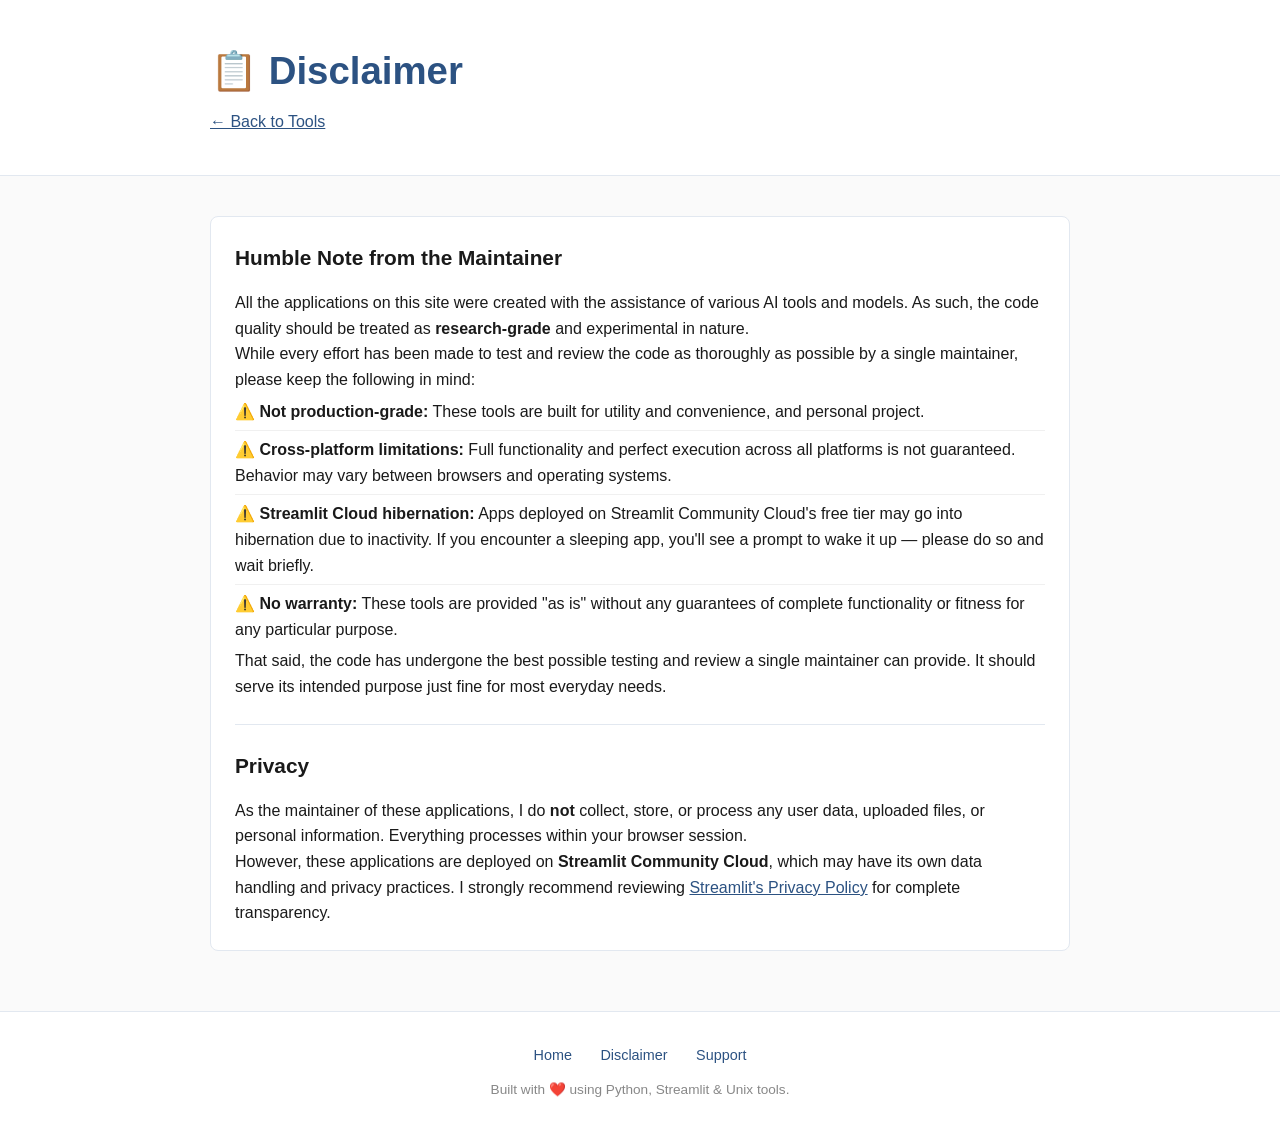
<file: disclaimer.html>
<!DOCTYPE html>
<html lang="en">
<head>
    <meta charset="UTF-8">
    <meta name="viewport" content="width=device-width, initial-scale=1.0">
    <title>Disclaimer — Simple Tools</title>
    <meta name="description" content="Disclaimer for Simple Tools .">
    <meta name="robots" content="index, follow">
    <link rel="canonical" href="https://dipendu.me/disclaimer.html">
    <link rel="stylesheet" href="style.css">
</head>
<body>
    <header>
        <div class="container">
            <h1>📋 Disclaimer</h1>
            <p><a href="index.html">← Back to Tools</a></p>
        </div>
    </header>

    <main class="container">
        <section class="info-box">
            <h2>Humble Note from the Maintainer</h2>
            
            <p>All the applications on this site were created with the assistance of various AI tools and models. As such, the code quality should be treated as <strong>research-grade</strong> and experimental in nature.</p>
            
            <p>While every effort has been made to test and review the code as thoroughly as possible by a single maintainer, please keep the following in mind:</p>
            
            <ul>
                <li>⚠️ <strong>Not production-grade:</strong> These tools are built for utility and convenience, and personal project.</li>
                <li>⚠️ <strong>Cross-platform limitations:</strong> Full functionality and perfect execution across all platforms is not guaranteed. Behavior may vary between browsers and operating systems.</li>
                <li>⚠️ <strong>Streamlit Cloud hibernation:</strong> Apps deployed on Streamlit Community Cloud's free tier may go into hibernation due to inactivity. If you encounter a sleeping app, you'll see a prompt to wake it up — please do so and wait briefly.</li>
                <li>⚠️ <strong>No warranty:</strong> These tools are provided "as is" without any guarantees of complete functionality or fitness for any particular purpose.</li>
            </ul>
            
            <p>That said, the code has undergone the best possible testing and review a single maintainer can provide. It should serve its intended purpose just fine for most everyday needs.</p>

            <hr style="margin: 24px 0; border: none; border-top: 1px solid var(--border);">

            <h2>Privacy</h2>
            <p>As the maintainer of these applications, I do <strong>not</strong> collect, store, or process any user data, uploaded files, or personal information. Everything processes within your browser session.</p>
            <p>However, these applications are deployed on <strong>Streamlit Community Cloud</strong>, which may have its own data handling and privacy practices. I strongly recommend reviewing <a href="https://streamlit.io/privacy-policy" target="_blank" rel="noopener">Streamlit's Privacy Policy</a> for complete transparency.</p>
        </section>
    </main>

    <footer>
        <div class="container">
            <nav>
                <a href="index.html">Home</a>
                <a href="disclaimer.html">Disclaimer</a>
                <a href="support.html">Support</a>
            </nav>
            <p class="footer-tagline">Built with ❤️ using Python, Streamlit & Unix tools.</p>
        </div>
    </footer>
</body>
</html>
</file>
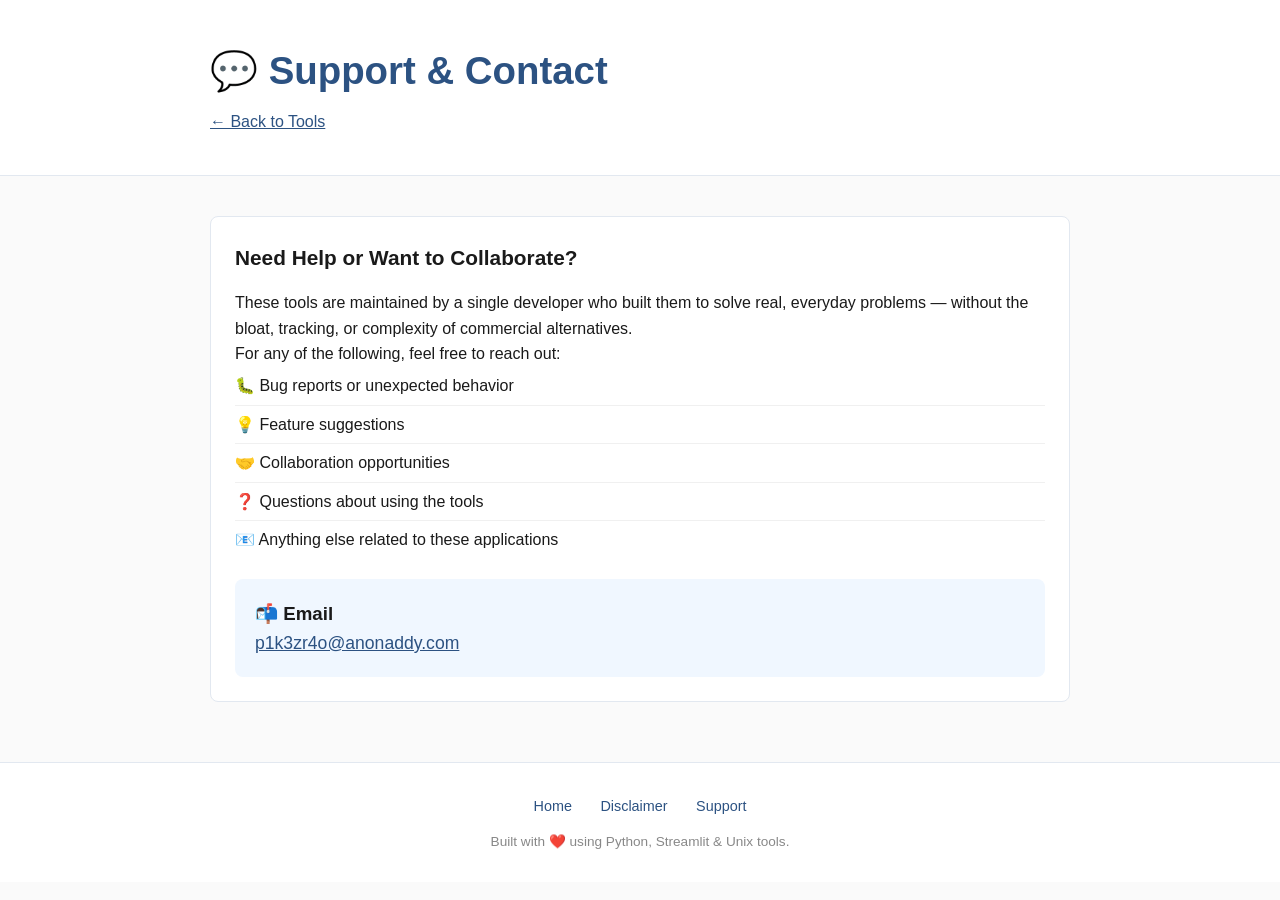
<file: support.html>
<!DOCTYPE html>
<html lang="en">
<head>
    <meta charset="UTF-8">
    <meta name="viewport" content="width=device-width, initial-scale=1.0">
    <title>Support & Contact — Simple Tools</title>
    <meta name="description" content="Get support or collaborate on Simple Tools — free Python utilities for everyone.">
    <meta name="robots" content="index, follow">
    <link rel="canonical" href="https://dipendu.me/support.html">
    <link rel="stylesheet" href="style.css">
</head>
<body>
    <header>
        <div class="container">
            <h1>💬 Support & Contact</h1>
            <p><a href="index.html">← Back to Tools</a></p>
        </div>
    </header>

    <main class="container">
        <section class="info-box">
            <h2>Need Help or Want to Collaborate?</h2>
            
            <p>These tools are maintained by a single developer who built them to solve real, everyday problems — without the bloat, tracking, or complexity of commercial alternatives.</p>
            
            <p>For any of the following, feel free to reach out:</p>
            
            <ul>
                <li>🐛 Bug reports or unexpected behavior</li>
                <li>💡 Feature suggestions</li>
                <li>🤝 Collaboration opportunities</li>
                <li>❓ Questions about using the tools</li>
                <li>📧 Anything else related to these applications</li>
            </ul>
            
            <div style="background: #f0f7ff; padding: 20px; border-radius: 8px; margin-top: 20px;">
                <h3 style="margin-top: 0;">📬 Email</h3>
                <p style="font-size: 1.1rem; word-break: break-all;">
                    <a href="mailto:p1k3zr4o@anonaddy.com">p1k3zr4o@anonaddy.com</a>
                </div>

                </section>
    </main>

    <footer>
        <div class="container">
            <nav>
                <a href="index.html">Home</a>
                <a href="disclaimer.html">Disclaimer</a>
                <a href="support.html">Support</a>
            </nav>
            <p class="footer-tagline">Built with ❤️ using Python, Streamlit & Unix tools.</p>
        </div>
    </footer>
</body>
</html>
</file>
<file: style.css>
/* Minimal Style */
:root {
    --bg: #fafafa;
    --text: #1a1a1a;
    --card-bg: #ffffff;
    --accent: #2c5282;
    --border: #e2e8f0;
    --shadow: 0 1px 3px rgba(0,0,0,0.08);
}

* {
    margin: 0;
    padding: 0;
    box-sizing: border-box;
}

body {
    font-family: -apple-system, BlinkMacSystemFont, 'Segoe UI', Roboto, sans-serif;
    background: var(--bg);
    color: var(--text);
    line-height: 1.6;
    font-size: 16px;
}

.container {
    max-width: 900px;
    margin: 0 auto;
    padding: 0 20px;
}

/* Header */
header {
    background: var(--card-bg);
    border-bottom: 1px solid var(--border);
    padding: 40px 0;
    margin-bottom: 40px;
}

header h1 {
    font-size: 2.4rem;
    margin-bottom: 8px;
    color: var(--accent);
}

.tagline {
    font-size: 1.1rem;
    color: #666;
    margin-bottom: 24px;
}

.header-message {
    background: #f0f7ff;
    border-left: 4px solid var(--accent);
    padding: 20px;
    border-radius: 4px;
}

.header-message p {
    margin-bottom: 12px;
}

.header-message p:last-child {
    margin-bottom: 0;
}

/* Introduction Box */
.intro-box {
    background: #f8f9fa;
    border-left: 4px solid var(--accent);
    padding: 32px 40px;
    margin: 32px 0;
    border-radius: 8px;
}

.intro-text {
    font-size: 1.05rem;
    line-height: 1.8;
    color: #444;
    margin-bottom: 16px;
}

.intro-text:last-of-type {
    margin-bottom: 20px;
}

.intro-signature {
    font-size: 1.1rem;
    color: var(--accent);
    font-style: italic;
    font-weight: 600;
    text-align: right;
}

.small-note {
    font-size: 0.85rem;
    color: #666;
}

/* Apps Grid */
.apps-grid {
    display: grid;
    grid-template-columns: repeat(auto-fill, minmax(280px, 1fr));
    gap: 24px;
    margin-bottom: 40px;
}

.app-card {
    background: var(--card-bg);
    border: 1px solid var(--border);
    border-radius: 8px;
    padding: 24px;
    box-shadow: var(--shadow);
    transition: box-shadow 0.2s;
}

.app-card:hover {
    box-shadow: 0 4px 12px rgba(0,0,0,0.1);
}

.app-card h2 {
    font-size: 1.4rem;
    margin-bottom: 8px;
    color: var(--accent);
}

.app-desc {
    color: #555;
    margin-bottom: 16px;
    font-size: 0.95rem;
}

.btn {
    display: inline-block;
    background: var(--accent);
    color: white;
    padding: 10px 20px;
    text-decoration: none;
    border-radius: 6px;
    font-weight: 500;
    transition: background 0.2s;
}

.btn:hover {
    background: #1a365d;
}

/* Info Box */
.info-box {
    background: var(--card-bg);
    border: 1px solid var(--border);
    border-radius: 8px;
    padding: 24px;
    margin-bottom: 40px;
}

.info-box h2 {
    font-size: 1.3rem;
    margin-bottom: 16px;
}

.info-box ul {
    list-style: none;
    padding-left: 0;
}

.info-box li {
    padding: 6px 0;
    border-bottom: 1px solid #f0f0f0;
}

.info-box li:last-child {
    border-bottom: none;
}

/* Footer */
footer {
    background: var(--card-bg);
    border-top: 1px solid var(--border);
    padding: 30px 0;
    text-align: center;
    margin-top: 60px;
}

footer nav {
    margin-bottom: 12px;
}

footer nav a {
    color: var(--accent);
    text-decoration: none;
    margin: 0 12px;
    font-size: 0.9rem;
}

footer nav a:hover {
    text-decoration: underline;
}

.footer-tagline {
    color: #888;
    font-size: 0.85rem;
}

/* Links */
a {
    color: var(--accent);
}

a:hover {
    text-decoration: underline;
}

/* Responsive */
@media (max-width: 600px) {
    header h1 {
        font-size: 1.8rem;
    }

    .apps-grid {
        grid-template-columns: 1fr;
    }

    footer nav a {
        display: block;
        margin: 8px 0;
    }
}
/* Open Source link in footer */
.open-source {
    margin-top: 12px;
}

.open-source a {
    color: #666;
    font-size: 0.85rem;
    text-decoration: none;
}

.open-source a:hover {
    color: var(--accent);
    text-decoration: underline;
}
</file>
